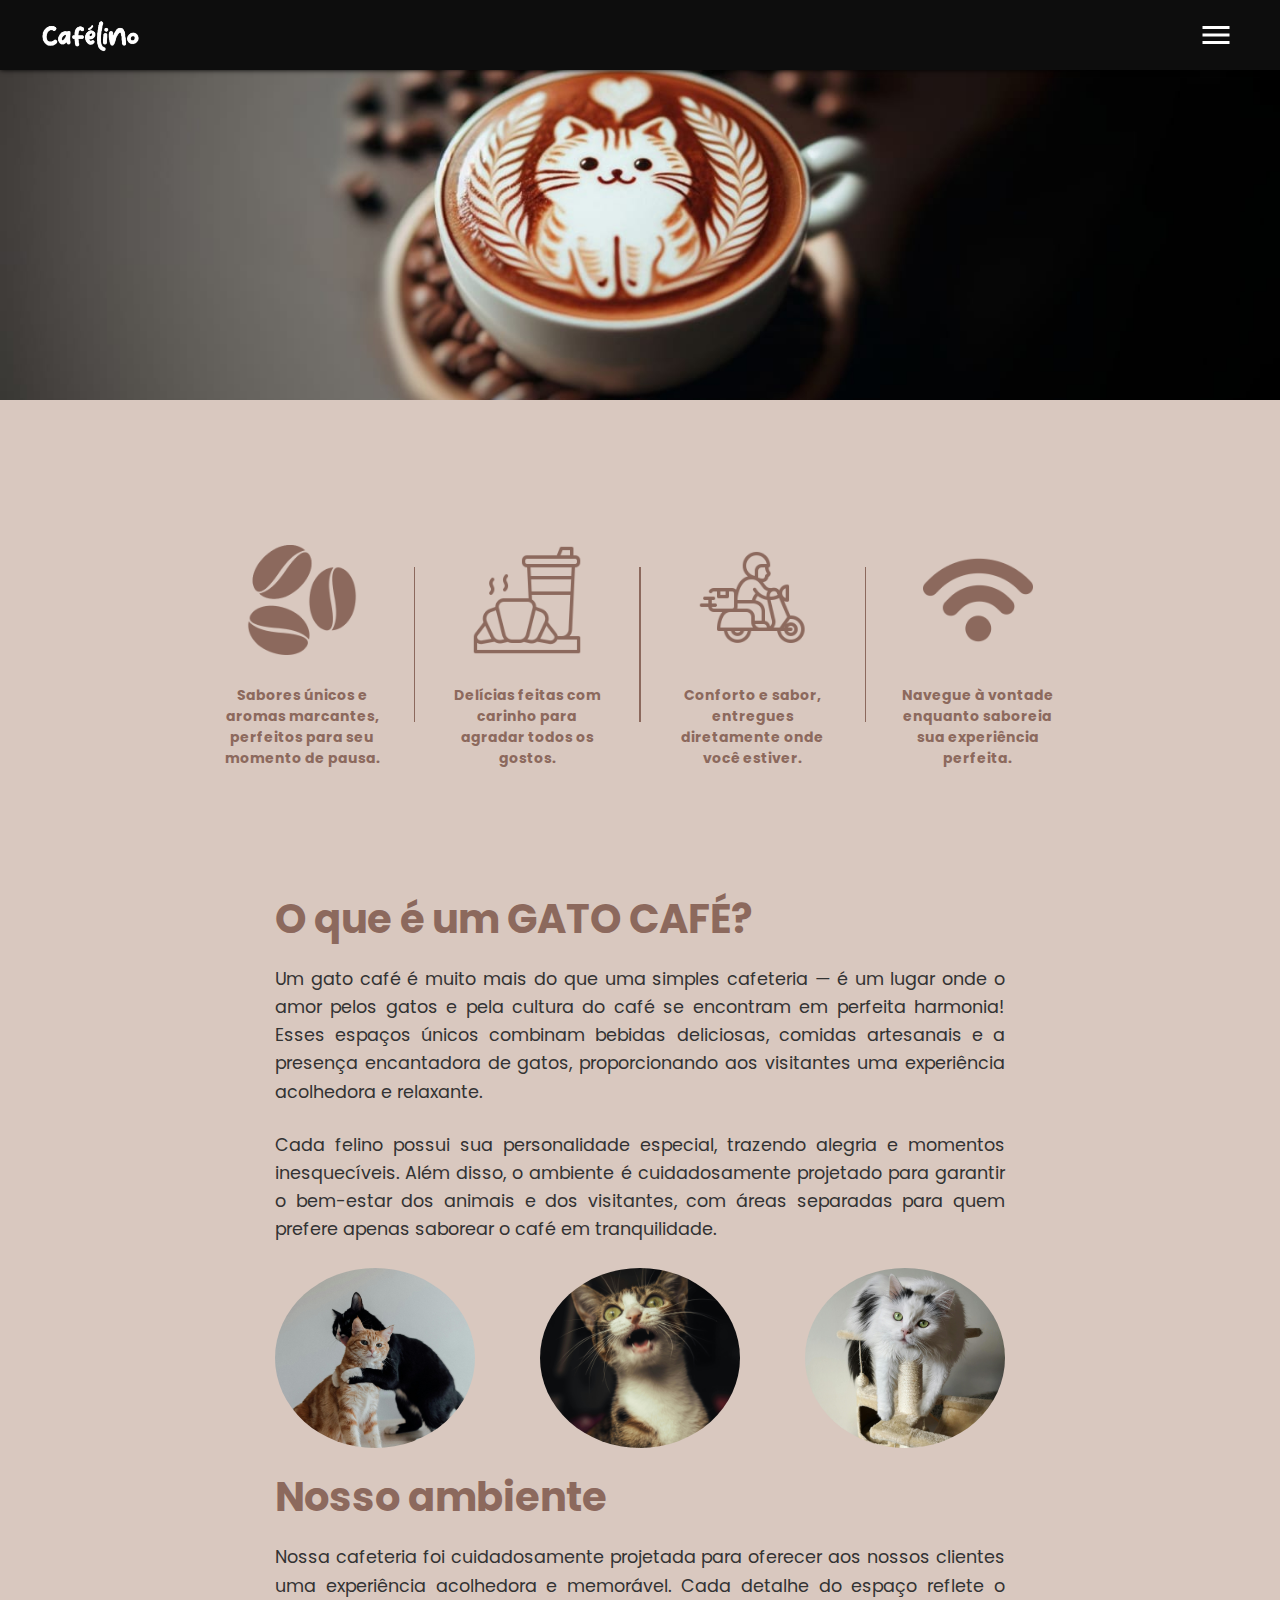
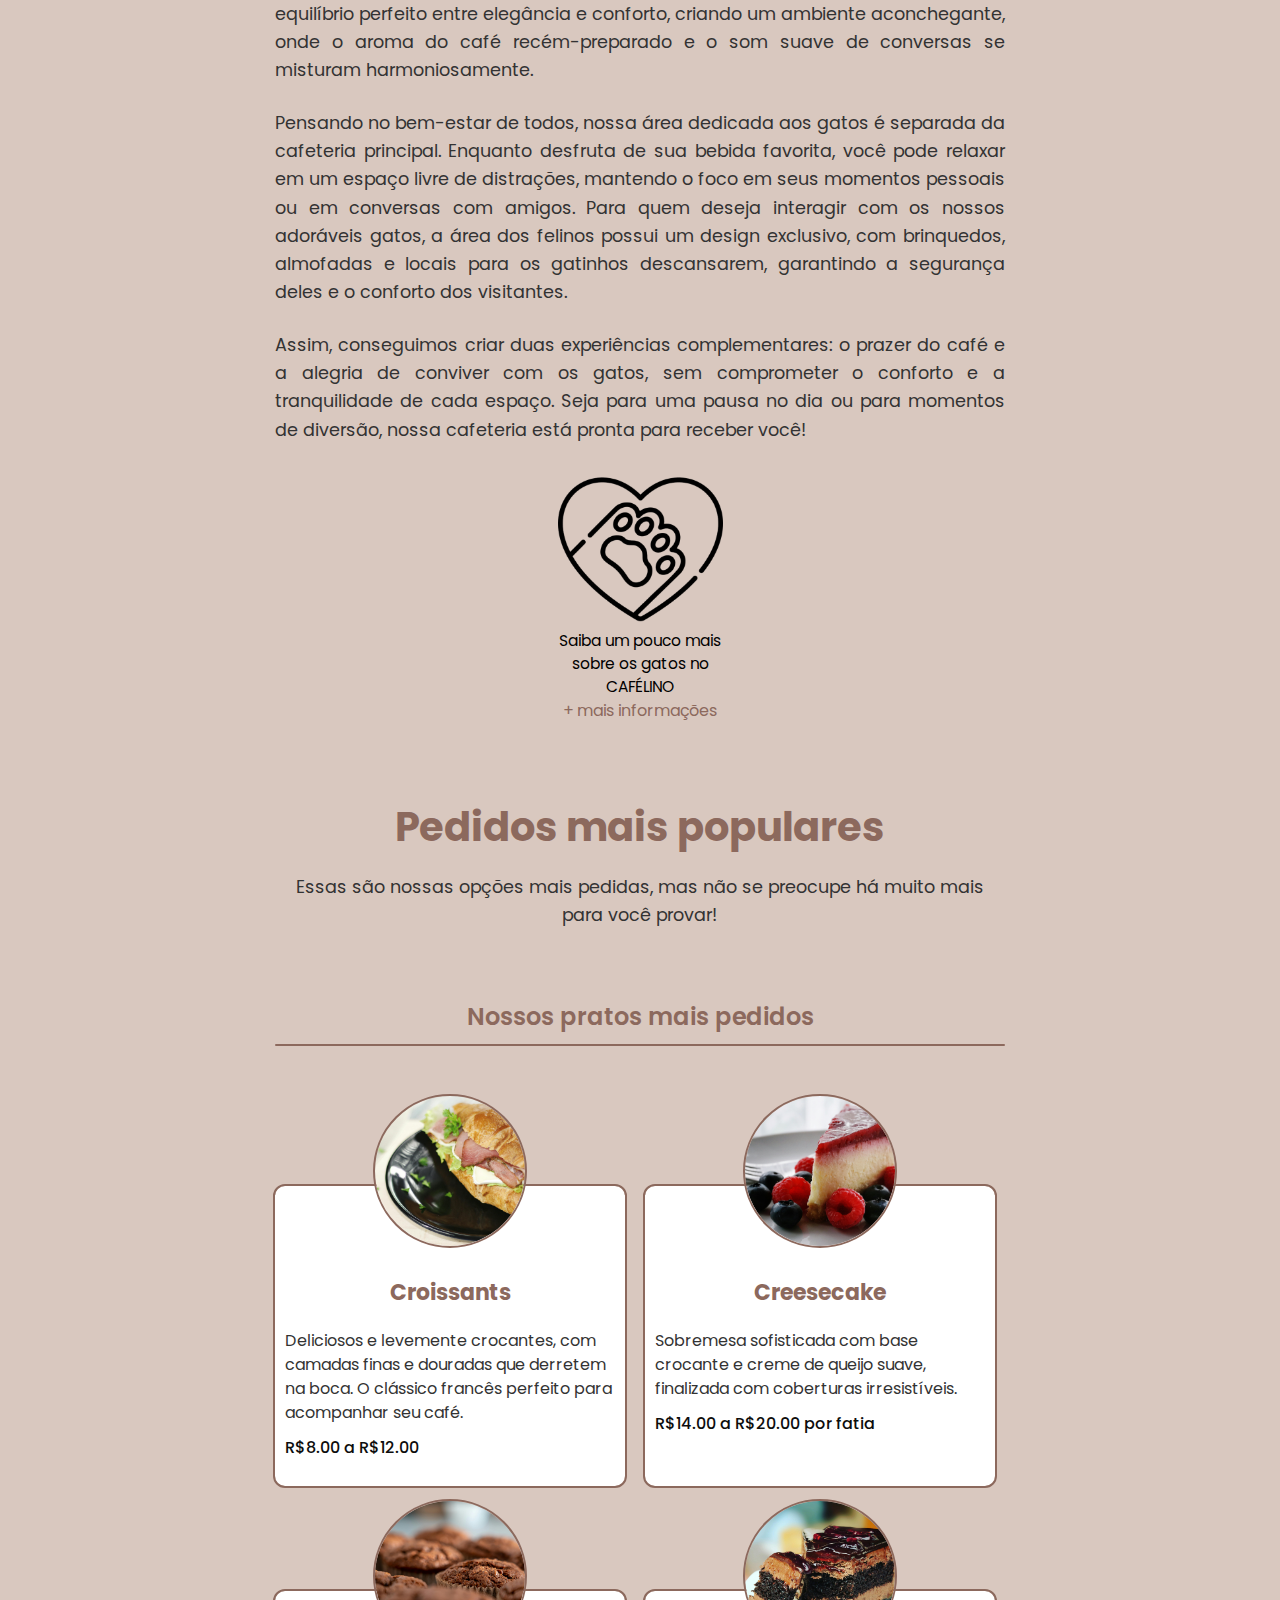
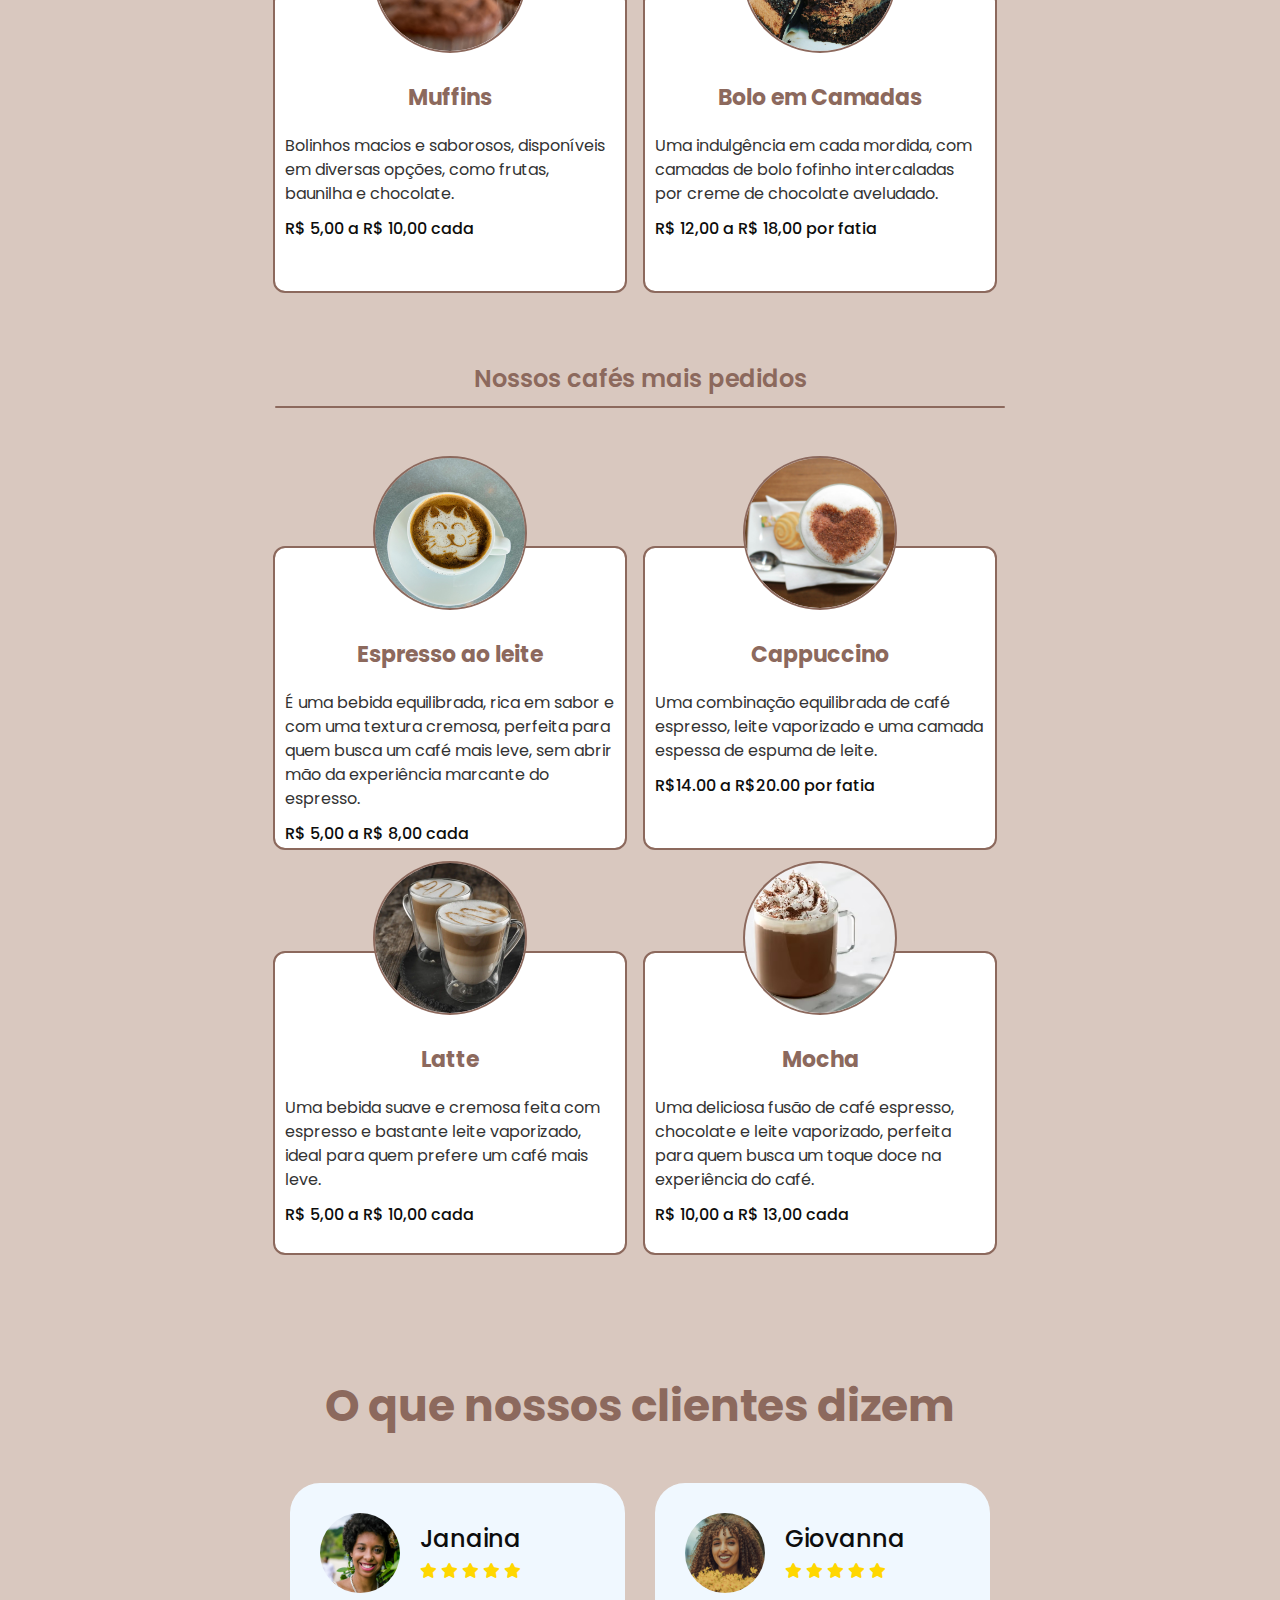
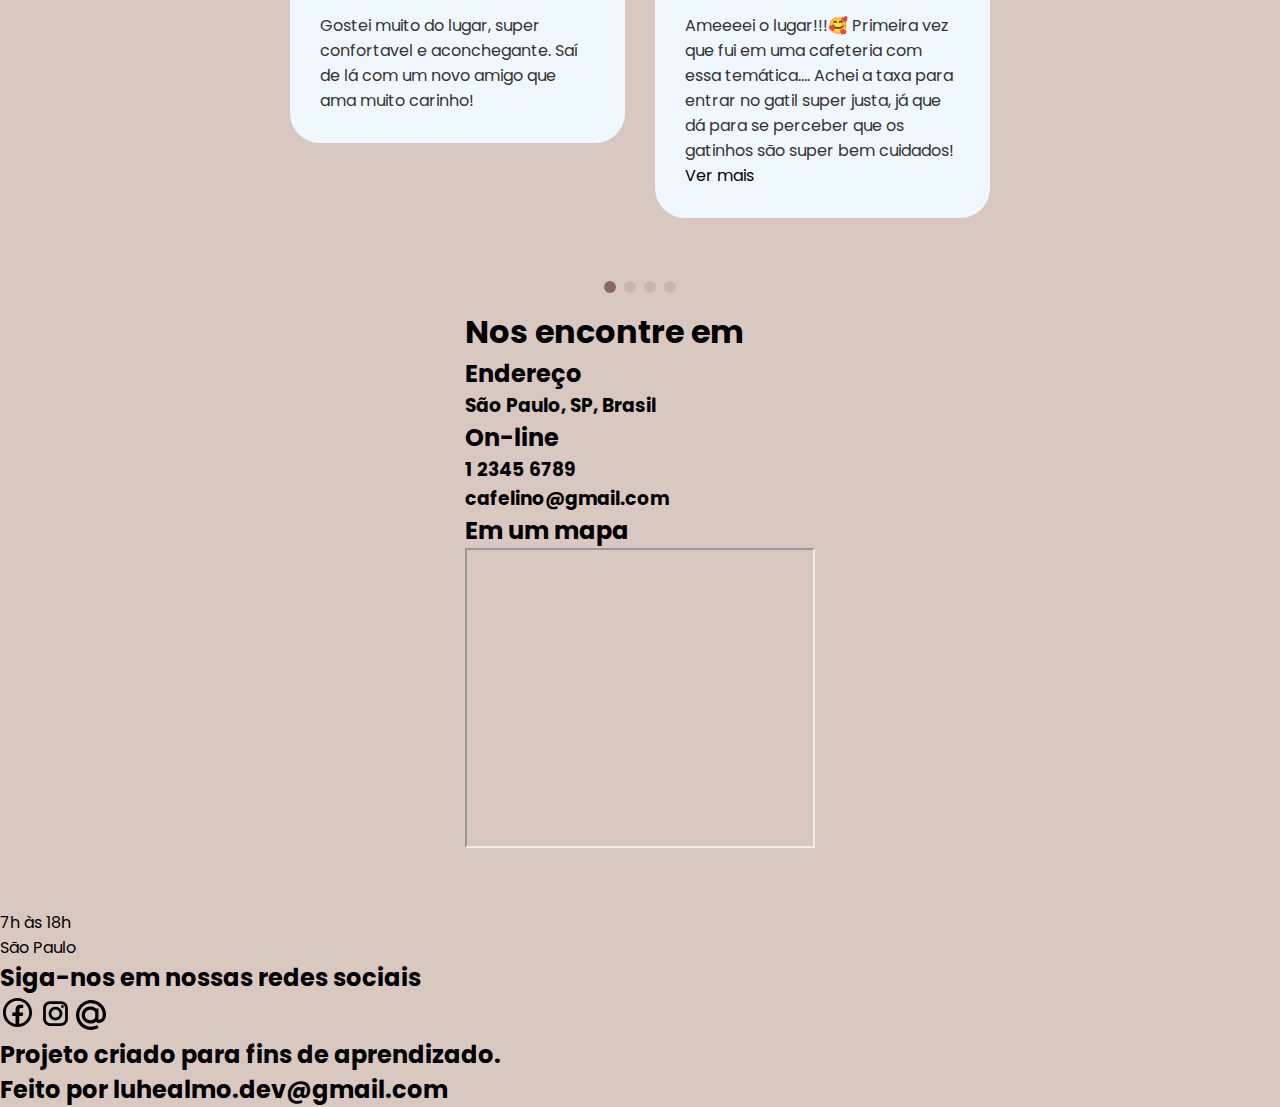
<file: index.html>
<!DOCTYPE html>
<html lang="pt-br">
<head>
    <meta charset="UTF-8">
    <meta name="viewport" content="width=device-width, initial-scale=1.0">
    <link rel="stylesheet" href="assents/imgs/style-home.css">
    <link rel="stylesheet" href="https://cdnjs.cloudflare.com/ajax/libs/font-awesome/6.4.0/css/all.min.css">
    <link rel="shortcut icon" href="assents/imgs/favicon/cat.png" type="image/x-icon">
    <link rel="stylesheet" href="https://cdn.jsdelivr.net/npm/swiper@11/swiper-bundle.min.css"/>

    <script defer src="assents/imgs/home.js"></script>
    <title>Cafélino</title>
</head>
<body>
    <section class="content-nav-sidebar">
        <header class="main-nav">
            <nav>
                <div class="nav-container">
                    <div class="logo-main"></div>
                    <ul class="sidebar">
                        <li class="nav_closed-button-icon" ><a href="#"><svg xmlns="http://www.w3.org/2000/svg" height="32px" viewBox="0 -960 960 960" width="32px" fill="undefined"><path d="m256-200-56-56 224-224-224-224 56-56 224 224 224-224 56 56-224 224 224 224-56 56-224-224-224 224Z"/></svg></a></li>
                        <li><a href="second-page/pagecats.html" target="_blank">Conheça melhor nosso gatil</a></li>
                        <li><a href="#about">O que é um gato café?</a></li>
                        <li><a href="#environment">Nosso ambiente</a></li>
                        <li><a href="#cards-menu">Nosso cardápio</a></li>
                        <li><a href="#testimonials">O que nossos clientes acham?</a></li>
                        <li><a href="#location">Localização</a></li>
                    </ul>
                    <li class="nav_menu-button-icon"><a href="#" onclick="showSidebar(event)"><svg xmlns="http://www.w3.org/2000/svg" height="36px" viewBox="0 -960 960 960" width="36px" fill="undefined"><path d="M120-240v-80h720v80H120Zm0-200v-80h720v80H120Zm0-200v-80h720v80H120Z"/></svg></a></li>  
                </div>
            </nav>
        </header>
    </section>

    <section class="banner-main">
        <div class="banner"></div>
    </section>

    <section class="elements">
        <div class="container-elements">
            <div class="elements">
                <div class="icon-coffee-bean"></div>
                <p>Sabores únicos e aromas marcantes, perfeitos para seu momento de pausa.</p>
            </div>
            <div class="line-elements"></div>
            <div class="elements">
                <div class="icon-menu"></div>
                <p>Delícias feitas com carinho para agradar todos os gostos.</p>
            </div>
            <div class="line-elements"></div>
            <div class="elements">
                <div class="icon-delivery"></div>
                <p>Conforto e sabor, entregues diretamente onde você estiver.</p>
            </div>
            <div class="line-elements"></div>
            <div class="elements">
                <div class="icon-wifi"></div>
                <p>Navegue à vontade enquanto saboreia sua experiência perfeita.</p>
            </div>
        </div>
    </section>

    <section class="content-container">
        <div class="about" id="about">
            <div class="content-text-about">
                <h1>O que é um GATO CAFÉ?</h1>
                <p>Um gato café é muito mais do que uma simples cafeteria — é um lugar onde o amor pelos gatos e pela cultura do café se encontram em perfeita harmonia! Esses espaços únicos combinam bebidas deliciosas, comidas artesanais e a presença encantadora de gatos, proporcionando aos visitantes uma experiência acolhedora e relaxante.</p>

                <p>Cada felino possui sua personalidade especial, trazendo alegria e momentos inesquecíveis. Além disso, o ambiente é cuidadosamente projetado para garantir o bem-estar dos animais e dos visitantes, com áreas separadas para quem prefere apenas saborear o café em tranquilidade.</p>
            </div>
            <div class="content-imgs-about-cats">
                <div class="img-about-cat1" title="Bento e Francisco"></div>
                <div class="img-about-cat2" title="Buck"></div>
                <div class="img-about-cat3" title="Mocotó"></div>
            </div>
            
        </div>
        <div class="environment" id="environment">
            <div class="content-text-environment">
                <h1>Nosso ambiente</h1>
                <p>Nossa cafeteria foi cuidadosamente projetada para oferecer aos nossos clientes uma experiência acolhedora e memorável. Cada detalhe do espaço reflete o equilíbrio perfeito entre elegância e conforto, criando um ambiente aconchegante, onde o aroma do café recém-preparado e o som suave de conversas se misturam harmoniosamente.</p>
            
                <p>Pensando no bem-estar de todos, nossa área dedicada aos gatos é separada da cafeteria principal. Enquanto desfruta de sua bebida favorita, você pode relaxar em um espaço livre de distrações, mantendo o foco em seus momentos pessoais ou em conversas com amigos. Para quem deseja interagir com os nossos adoráveis gatos, a área dos felinos possui um design exclusivo, com brinquedos, almofadas e locais para os gatinhos descansarem, garantindo a segurança deles e o conforto dos visitantes.</p>
            
                <p>Assim, conseguimos criar duas experiências complementares: o prazer do café e a alegria de conviver com os gatos, sem comprometer o conforto e a tranquilidade de cada espaço. Seja para uma pausa no dia ou para momentos de diversão, nossa cafeteria está pronta para receber você!</p>
            </div>
            <div class="additional-page">
                <div class="img-additional-page"></div>
                <div class="content-text-additional-page">
                    <p>Saiba um pouco mais sobre os gatos no CAFÉLINO</p>
                    <a href="second-page/pagecats.html" target="_blank">+ mais informações</a>
                </div>
            </div>
        </div>
        
        <div class="container-menu" id="cards-menu">
            <div class="container-text-menu">
                <h1>Pedidos mais populares</h1>
                <p>Essas são nossas opções mais pedidas, mas não se preocupe há muito mais para você provar!</p>
            </div>
            <div class="category">
                <div class="list-items">
                    <h3>Nossos pratos mais pedidos</h3>
                    <div class="line-menu"></div>
                    <div class="card-list">
                        <div class="card">
                            <img src="assents/imgs/cardapio/crossant.jpg" alt="Croissants">
                            <div class="food-title">
                                <h1>Croissants</h1>
                            </div>
                            <div class="desc-food">
                                <p>Deliciosos e levemente crocantes, com camadas finas e douradas que derretem na boca. O clássico francês perfeito para acompanhar seu café.</p>
                            </div>
                            <div class="price">
                                <span>R$8.00 a R$12.00</span>
                            </div>
                        </div>

                        <div class="card">
                            <img src="assents/imgs/cardapio/chesscake.jpg" alt="Creesecake">
                            <div class="food-title">
                                <h1>Creesecake</h1>
                            </div>
                            <div class="desc-food">
                                <p>Sobremesa sofisticada com base crocante e creme de queijo suave, finalizada com coberturas irresistíveis.</p>
                            </div>
                            <div class="price">
                                <span>R$14.00 a R$20.00 por fatia</span>
                            </div>
                        </div>

                        <div class="card">
                            <img src="assents/imgs/cardapio/muffins.jpg" alt="Muffins">
                            <div class="food-title">
                                <h1>Muffins</h1>
                            </div>
                            <div class="desc-food">
                                <p>Bolinhos macios e saborosos, disponíveis em diversas opções, como frutas, baunilha e chocolate.</p>
                            </div>
                            <div class="price">
                                <span>R$ 5,00 a R$ 10,00 cada
                                </span>
                            </div>
                        </div>
                        
                        <div class="card">
                            <img src="assents/imgs/cardapio/bolo_camadas.jpg" alt="Bolo em Camadas">
                            <div class="food-title">
                                <h1>Bolo em Camadas</h1>
                            </div>
                            <div class="desc-food">
                                <p>Uma indulgência em cada mordida, com camadas de bolo fofinho intercaladas por creme de chocolate aveludado.</p>
                            </div>
                            <div class="price">
                                <span>R$ 12,00 a R$ 18,00 por fatia</span>
                            </div>
                        </div>
                    </div>
                </div>

                <div class="list-items">
                    <h3>Nossos cafés mais pedidos</h3>
                    <div class="line-menu"></div>
                    <div class="card-list">
                        <div class="card">
                            <img src="assents/imgs/geral/cafe_arte.jpg" alt="Espresso ao leite">
                            <div class="food-title">
                                <h1>Espresso ao leite</h1>
                            </div>
                            <div class="desc-food">
                                <p>É uma bebida equilibrada, rica em sabor e com uma textura cremosa, perfeita para quem busca um café mais leve, sem abrir mão da experiência marcante do espresso.</p>
                            </div>
                            <div class="price">
                                <span>R$ 5,00 a R$ 8,00 cada</span>
                            </div>
                        </div>

                        <div class="card">
                            <img src="assents/imgs/cardapio/cappucino.jpg" alt="Cappuccino">
                            <div class="food-title">
                                <h1>Cappuccino</h1>
                            </div>
                            <div class="desc-food">
                                <p>Uma combinação equilibrada de café espresso, leite vaporizado e uma camada espessa de espuma de leite.</p>
                            </div>
                            <div class="price">
                                <span>R$14.00 a R$20.00 por fatia</span>
                            </div>
                        </div>

                        <div class="card">
                            <img src="assents/imgs/cardapio/latte.webp" alt="Latte">
                            <div class="food-title">
                                <h1>Latte</h1>
                            </div>
                            <div class="desc-food">
                                <p>Uma bebida suave e cremosa feita com espresso e bastante leite vaporizado, ideal para quem prefere um café mais leve.</p>
                            </div>
                            <div class="price">
                                <span>R$ 5,00 a R$ 10,00 cada
                                </span>
                            </div>
                        </div>
                        
                        <div class="card">
                            <img src="assents/imgs/cardapio/mocha.avif" alt="Mocha">
                            <div class="food-title">
                                <h1>Mocha</h1>
                            </div>
                            <div class="desc-food">
                                <p>Uma deliciosa fusão de café espresso, chocolate e leite vaporizado, perfeita para quem busca um toque doce na experiência do café.</p>
                            </div>
                            <div class="price">
                                <span>R$ 10,00 a R$ 13,00 cada</span>
                            </div>
                        </div>
                    </div>
                </div>
            </div>
        </div>
        
        <div class="container-testimonials" id="testimonials">
            <div class="testimonials">
                <div class="content-text-testimonials">
                    <h1>O que nossos clientes dizem</h1>
                </div>
                <div class="testimonials-content">
                    <div class="swiper testimonials-slider js-testimonials-slider">
                        <div class="swiper-wrapper">
                           <!--1--> 
                           <div class="swiper-slide testimonials-item">
                                <div class="info-testimonials">
                                    <img src="assents/imgs/pessoas/pexels-glauber-torquato-1161877-2219273.jpg" alt="">
                                    <div class="text-box">
                                        <h3 class="name-testimonials">Janaina</h3>
                                        <div class="rating">
                                            <i class="fa fa-star"></i>
                                            <i class="fa fa-star"></i>
                                            <i class="fa fa-star"></i>
                                            <i class="fa fa-star"></i>
                                            <i class="fa fa-star"></i>
                                        </div>
                                    </div>
                                </div>
                                <p>Gostei muito do lugar, super confortavel e aconchegante. Saí de lá com um novo amigo que ama muito carinho!</p>
                            </div>
                            <!--2-->
                            <div class="swiper-slide testimonials-item">
                                <div class="info-testimonials">
                                    <img src="assents/imgs/pessoas/pexels-lovetosmile-3002185.jpg" alt="">
                                    <div class="text-box">
                                        <h3 class="name-testimonials">Giovanna</h3>
                                        <div class="rating">
                                            <i class="fa fa-star"></i>
                                            <i class="fa fa-star"></i>
                                            <i class="fa fa-star"></i>
                                            <i class="fa fa-star"></i>
                                            <i class="fa fa-star"></i>
                                        </div>
                                    </div>
                                </div>
                                <p>Ameeeei o lugar!!!🥰 Primeira vez que fui em uma cafeteria com essa temática<span class="pontos">...</span><span class="mais">. Achei a taxa para entrar no gatil super justa, já que dá para se perceber que os gatinhos são super bem cuidados! </p>
                                
                                <a onclick="vermais(this)" class="btnVerMais">Ver mais</a>
                            </div>
                            <!--3-->
                            <div class="swiper-slide testimonials-item">
                                <div class="info-testimonials">
                                    <img src="assents/imgs/pessoas/pexels-mwabonje-1820919.jpg" alt="">
                                    <div class="text-box">
                                        <h3 class="name-testimonials">Carol</h3>
                                        <div class="rating">
                                            <i class="fa fa-star"></i>
                                            <i class="fa fa-star"></i>
                                            <i class="fa fa-star"></i>
                                            <i class="fa fa-star"></i>
                                            <i class="fa fa-star"></i>
                                        </div>
                                    </div>
                                </div>
                                <p>Trabalho ao lado e me sinto obrigada a passar na hora de almoço<span class="pontos">...</span><span class="mais"> para tomar um café e fazer carinho nos gatinhos❤️❤️❤️</p>

                                    <a onclick="vermais(this)" class="btnVerMais">Ver mais</a>
                            </div>
                            <!--4-->
                            <div class="swiper-slide testimonials-item">
                                <div class="info-testimonials">
                                    <img src="assents/imgs/pessoas/pexels-ravi-k-301762-14134502.jpg" alt="">
                                    <div class="text-box">
                                        <h3 class="name-testimonials">Ravi</h3>
                                        <div class="rating">
                                            <i class="fa fa-star"></i>
                                            <i class="fa fa-star"></i>
                                            <i class="fa fa-star"></i>
                                            <i class="fa fa-star"></i>
                                            <i class="fa fa-star"></i>
                                        </div>
                                    </div>
                                </div>
                                <p>Minha filha viu no TikTok e ficou doida para ir. Passou o caminho tentando me convencer<span class="pontos">...</span><span class="mais"> a adotar um dos gatinhos... e deu certo. Adotei a Jujuba, uma gatinha tricolor toda meiga. Me conquistou também.</p>
                                <a onclick="vermais(this)" class="btnVerMais">Ver mais</a>
                            </div>
                            <!--5-->
                            <div class="swiper-slide testimonials-item">
                                <div class="info-testimonials">
                                    <img src="assents/imgs/pessoas/pexels-spencphoto-27894407.jpg" alt="">
                                    <div class="text-box">
                                        <h3 class="name-testimonials">Lucas</h3>
                                        <div class="rating">
                                            <i class="fa fa-star"></i>
                                            <i class="fa fa-star"></i>
                                            <i class="fa fa-star"></i>
                                            <i class="fa fa-star"></i>
                                            <i class="fa fa-star"></i>
                                        </div>
                                    </div>
                                </div>
                                <p>O machiatto deles é surreal de bom, ainda mais se estiver junto com aquele<span class="pontos">...</span><span class="mais"> sanduíche de croissant. MUITO BOM. Deixo essa dica!</p>
                                <a onclick="vermais(this)" class="btnVerMais">Ver mais</a>
                            </div>
                        </div>
                    </div>
                    <div class="swiper-pagination js-testimonials-pagination"></div>
                </div>
            </div>
        </div>
        
        <div class="container-location" id="location">
            <h1>Nos encontre em</h1>
            <div class="content-location">
                <div class="information-location">
                    <div class="adress">
                        <div class="container-text-location">
                            <h2>Endereço</h2>
                        </div>
                        <div class="border-location">
                            <div class="icon-location"></div>
                            <h3>São Paulo, SP, Brasil</h3>
                        </div>
                    </div>
                    <div class="online">
                        <div class="container-text-location">
                            <h2>On-line</h2>
                        </div>
                        <div class="border-location">
                            <div class="icon-phone"></div>
                            <h3>1 2345 6789</h3>
                        </div>
                        <div class="border-location">
                            <div class="icon-email"></div>
                            <h3>cafelino@gmail.com</h3>
                        </div>
                        
                    </div>
                </div>
                <div class="iframe-location">
                    <div class="container-text-location">
                        <h2>Em um mapa</h2>
                    </div>
                    <iframe src="https://www.google.com/maps/embed?pb=!1m18!1m12!1m3!1d467690.14923311037!2d-46.925662962263466!3d-23.68206205823008!2m3!1f0!2f0!3f0!3m2!1i1024!2i768!4f13.1!3m3!1m2!1s0x94ce448183a461d1%3A0x9ba94b08ff335bae!2zU8OjbyBQYXVsbywgU1A!5e0!3m2!1spt-BR!2sbr!4v1745438949619!5m2!1spt-BR!2sbr" width="350" height="300" allowfullscreen="" loading="lazy" referrerpolicy="no-referrer-when-downgrade"></iframe>
                </div>
            </div>
        </div>

    </section>
    
        <footer class="content-footer">
            <div class="content-information_footer">
                <div class="content-logo">
                <div class="logo-footer"></div>
                <div class="img-cat"></div>
                </div>
                <div class="information-schedules-location_footer">
                    <p class="schedules">7h às 18h</p>
                    <p class="location">São Paulo</p>
                </div>
                <div class="links-social-media_footer">
                    <h2 class="text-social-media_footer">Siga-nos em nossas redes sociais</h2>
                    <div class="content-social-media">
                        <a href="#" class="facebook_footer"><svg xmlns="http://www.w3.org/2000/svg" x="0px" y="0px" width="35" height="35" viewBox="0 0 24 24">
                            <path d="M 12 2 C 6.4889971 2 2 6.4889971 2 12 C 2 17.511003 6.4889971 22 12 22 C 17.511003 22 22 17.511003 22 12 C 22 6.4889971 17.511003 2 12 2 z M 12 4 C 16.430123 4 20 7.5698774 20 12 C 20 16.014467 17.065322 19.313017 13.21875 19.898438 L 13.21875 14.384766 L 15.546875 14.384766 L 15.912109 12.019531 L 13.21875 12.019531 L 13.21875 10.726562 C 13.21875 9.7435625 13.538984 8.8710938 14.458984 8.8710938 L 15.935547 8.8710938 L 15.935547 6.8066406 C 15.675547 6.7716406 15.126844 6.6953125 14.089844 6.6953125 C 11.923844 6.6953125 10.654297 7.8393125 10.654297 10.445312 L 10.654297 12.019531 L 8.4277344 12.019531 L 8.4277344 14.384766 L 10.654297 14.384766 L 10.654297 19.878906 C 6.8702905 19.240845 4 15.970237 4 12 C 4 7.5698774 7.5698774 4 12 4 z"></path>
                            </svg></a>
                        <a href="#" class="instagram_footer"><svg xmlns="http://www.w3.org/2000/svg" x="0px" y="0px" width="33" height="33" viewBox="0 0 24 24">
                            <path d="M 8 3 C 5.243 3 3 5.243 3 8 L 3 16 C 3 18.757 5.243 21 8 21 L 16 21 C 18.757 21 21 18.757 21 16 L 21 8 C 21 5.243 18.757 3 16 3 L 8 3 z M 8 5 L 16 5 C 17.654 5 19 6.346 19 8 L 19 16 C 19 17.654 17.654 19 16 19 L 8 19 C 6.346 19 5 17.654 5 16 L 5 8 C 5 6.346 6.346 5 8 5 z M 17 6 A 1 1 0 0 0 16 7 A 1 1 0 0 0 17 8 A 1 1 0 0 0 18 7 A 1 1 0 0 0 17 6 z M 12 7 C 9.243 7 7 9.243 7 12 C 7 14.757 9.243 17 12 17 C 14.757 17 17 14.757 17 12 C 17 9.243 14.757 7 12 7 z M 12 9 C 13.654 9 15 10.346 15 12 C 15 13.654 13.654 15 12 15 C 10.346 15 9 13.654 9 12 C 9 10.346 10.346 9 12 9 z"></path>
                        </svg></a>
                        <a href="#" class="email_footer"><svg height="30px" width="30px" version="1.1" id="Capa_1" xmlns="http://www.w3.org/2000/svg" xmlns:xlink="http://www.w3.org/1999/xlink" viewBox="0 0 378.632 378.632" xml:space="preserve"><g id="SVGRepo_bgCarrier" stroke-width="0"></g><g id="SVGRepo_tracerCarrier" stroke-linecap="round" stroke-linejoin="round"></g><g id="SVGRepo_iconCarrier"> <path d="M377.406,160.981c-5.083-48.911-31.093-92.52-73.184-122.854C259.004,5.538,200.457-6.936,147.603,4.807 C97.354,15.971,53.256,48.312,26.571,93.491C-0.122,138.731-7.098,192.982,7.436,242.39c7.832,26.66,21.729,51.712,40.15,72.51 c18.594,20.972,41.904,37.722,67.472,48.459c23.579,9.888,48.628,14.797,73.653,14.797c34.128-0.001,68.115-9.121,97.949-27.098 l-21.092-35.081c-40.578,24.451-90.887,28.029-134.652,9.66c-40.283-16.96-71.759-52.383-84.211-94.761 c-11.336-38.595-5.846-81.093,15.125-116.586c20.922-35.467,55.426-60.801,94.622-69.533c41.644-9.225,87.948,0.669,123.857,26.566 c32.502,23.394,52.497,56.769,56.363,93.907c2.515,23.979,0.31,42.891-6.526,56.226c-14.487,28.192-35.526,28.36-43.873,27.132 c-0.283-0.041-0.476-0.082-0.65-0.117c-2.396-3.709-2.091-17.489-1.974-23.473c0.044-2.332,0.084-4.572,0.084-6.664v-112.06h-31.349 c-3.998-3.278-8.225-6.251-12.674-8.921c-17.076-10.159-36.858-15.552-57.255-15.552c-29.078,0-56.408,10.597-76.896,29.824 c-32.537,30.543-42.63,80.689-24.551,122.023c8.578,19.62,23.065,35.901,41.876,47.066c17.611,10.434,38.182,15.972,59.47,15.972 c24.394,0,46.819-6.735,64.858-19.492c1.915-1.342,3.813-2.79,5.626-4.233c6.431,8.805,15.811,14.4,27.464,16.114 c16.149,2.408,32.299-0.259,46.784-7.668c16.453-8.419,29.715-22.311,39.439-41.271C377.209,219.346,380.778,193.46,377.406,160.981 z M242.33,224.538c-0.891,1.283-2.229,2.907-2.961,3.803c-0.599,0.778-1.151,1.46-1.643,2.073 c-3.868,4.982-8.597,9.48-14.113,13.374c-11.26,7.943-25.152,11.964-41.257,11.964c-28.968,0-53.462-14.75-63.846-38.544 c-11.258-25.69-5.071-56.854,15.035-75.692c12.7-11.95,30.538-18.784,48.911-18.784c13.028,0,25.56,3.375,36.268,9.788 c6.831,4.072,12.861,9.337,17.9,15.719c0.497,0.613,1.082,1.322,1.724,2.094c0.952,1.135,2.812,3.438,3.981,5.092V224.538z"></path> </g></svg></a> 
                    </div>
                </div>
            </div>
            <div class="programmer">
                <h2>Projeto criado para fins de aprendizado. <br>Feito por luhealmo.dev@gmail.com</h2>
            </div>
        </footer>

    <script src="https://cdn.jsdelivr.net/npm/swiper@11/swiper-bundle.min.js"></script>
    <script>
        const swiper = new Swiper('.js-testimonials-slider', {
           gradCursor: true,
           spaceBetween: 30,
           pagination:{
            el: '.js-testimonials-pagination',
            clickable: true
           },  
           breakpoints:{
            610: { 
                slidesPerView: 1
            },
            780:{
                slidesPerView: 2
            }
           }
        });
    </script>
</body>
</html>
</file>
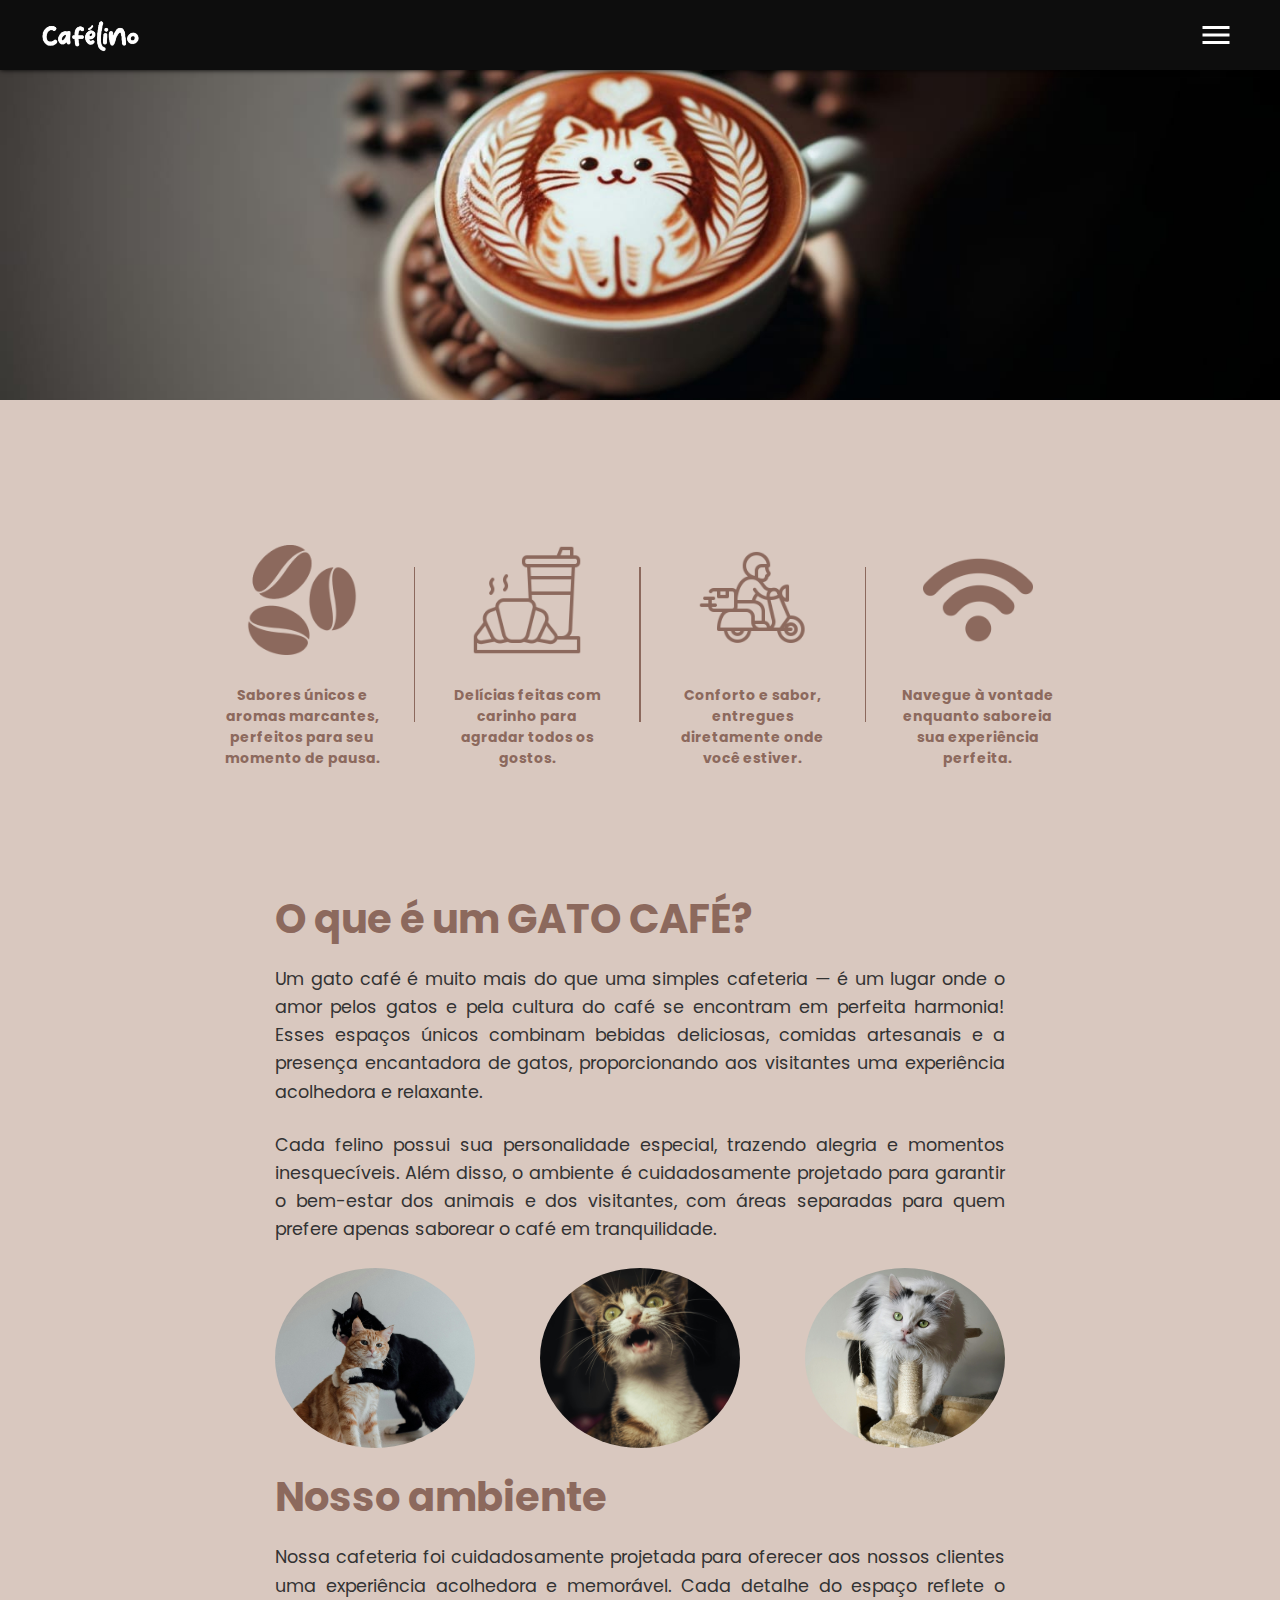
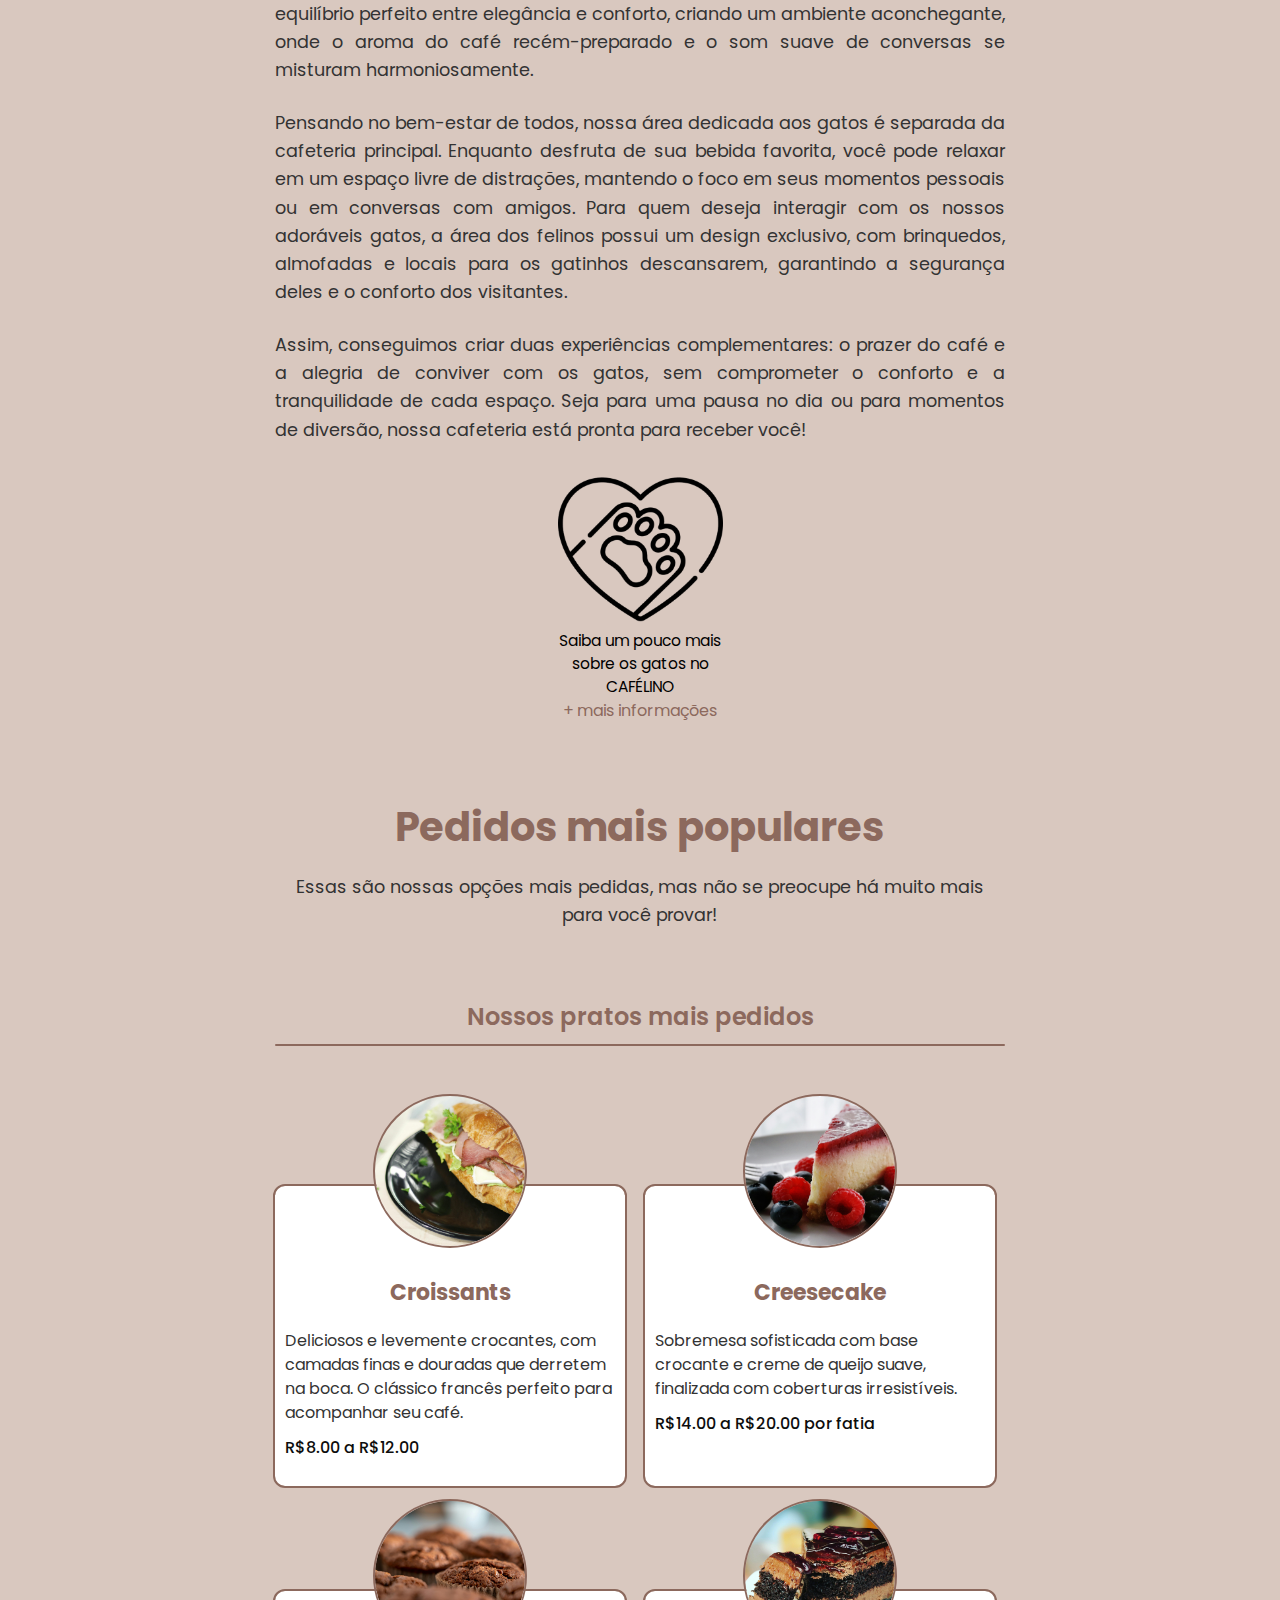
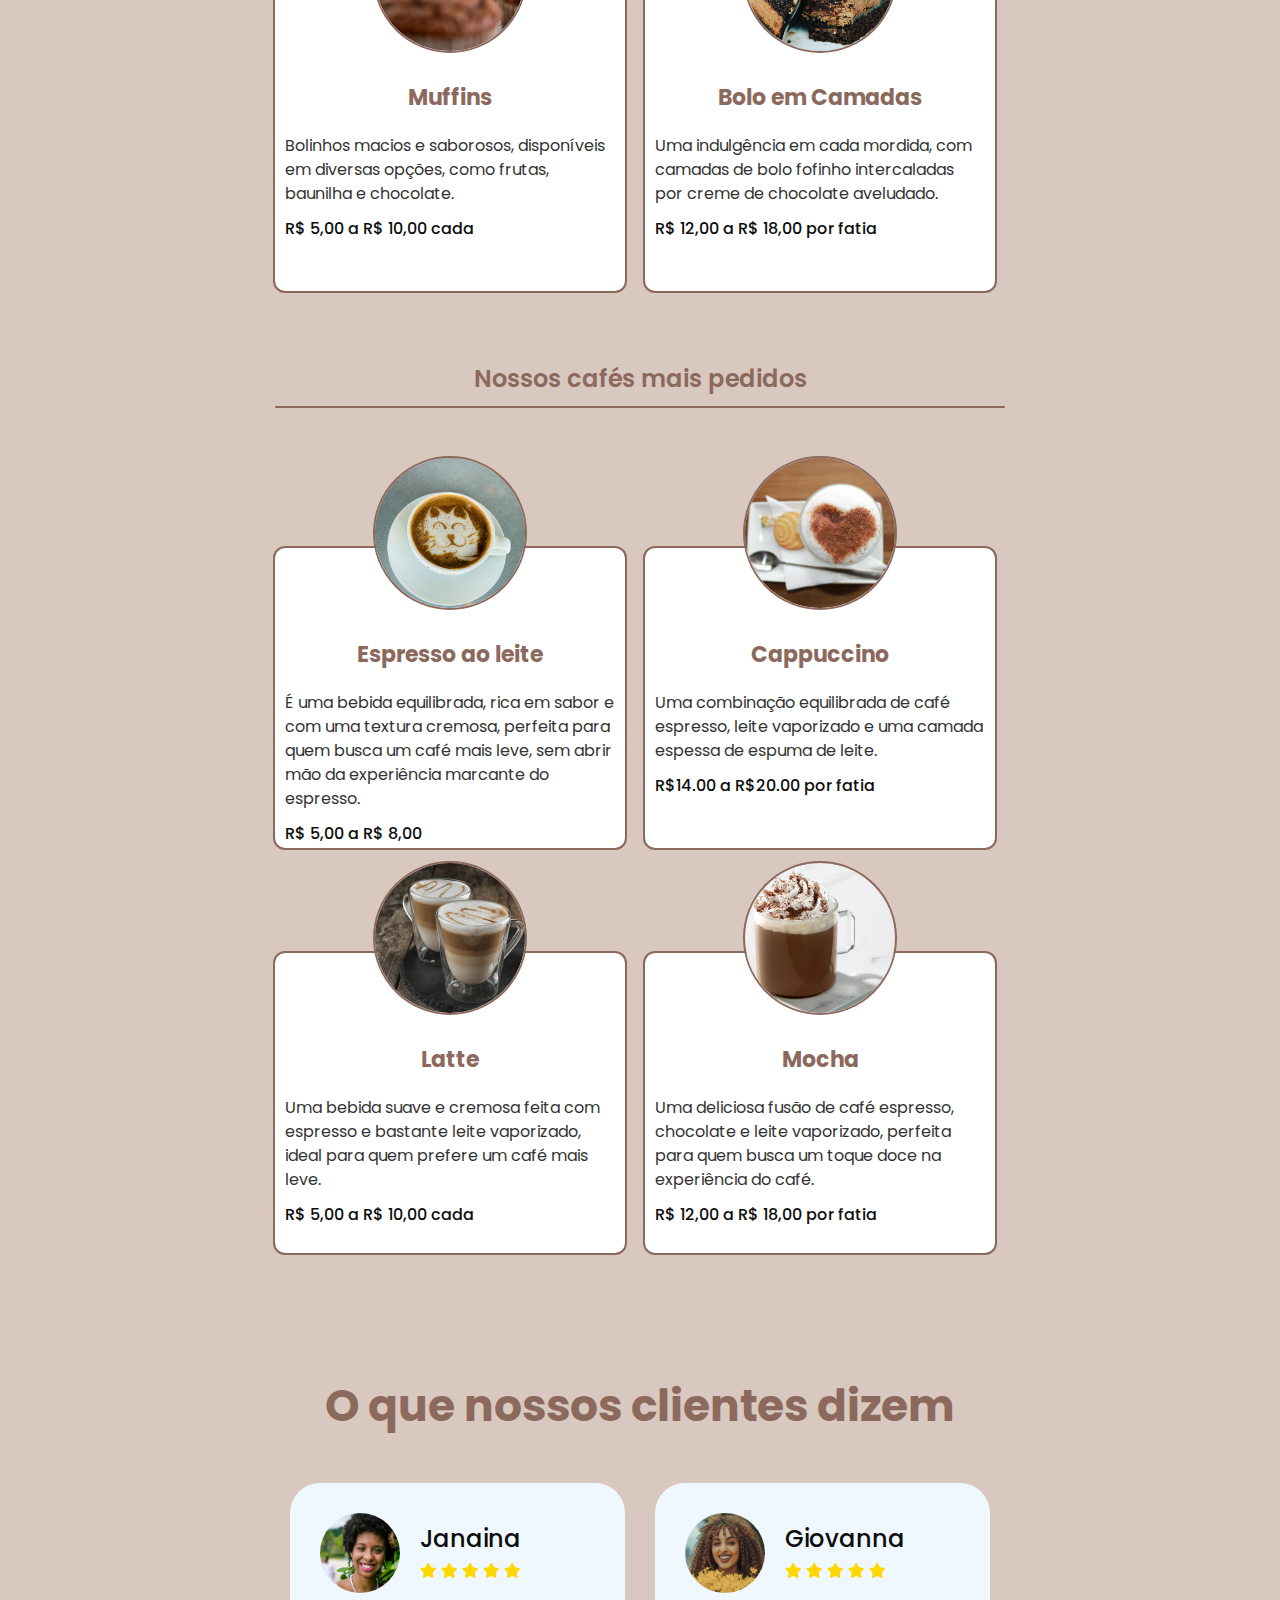
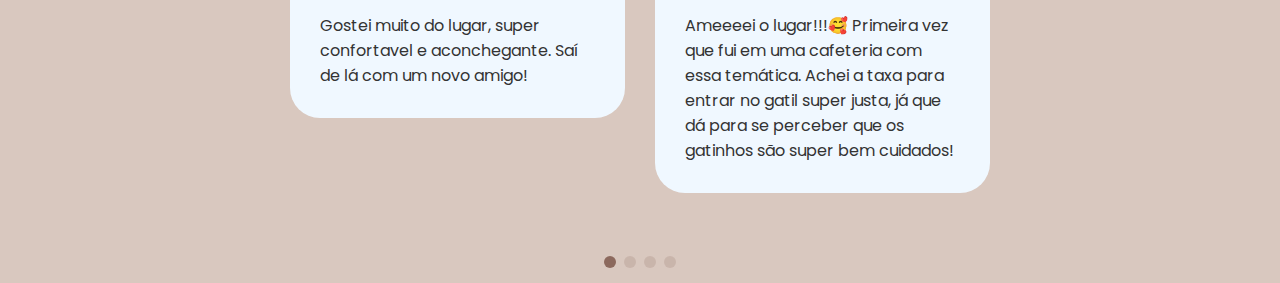
<file: home.html>
<!DOCTYPE html>
<html lang="pt-br">
<head>
    <meta charset="UTF-8">
    <meta name="viewport" content="width=device-width, initial-scale=1.0">
    <link rel="stylesheet" href="assents/imgs/style-home.css">
    <link rel="stylesheet" href="https://cdnjs.cloudflare.com/ajax/libs/font-awesome/6.4.0/css/all.min.css">
    <link rel="stylesheet" href="https://cdn.jsdelivr.net/npm/swiper@11/swiper-bundle.min.css"/>

    <script defer src="assents/imgs/home.js"></script>
    <title>Cafélino</title>
</head>
<body>
    <section class="content-nav-sidebar">
        <header class="main-nav">
            <nav>
                <div class="nav-container">
                    <div class="logo-main"></div>
                    <ul class="sidebar">
                        <li class="nav_closed-button-icon" ><a href="#"><svg xmlns="http://www.w3.org/2000/svg" height="32px" viewBox="0 -960 960 960" width="32px" fill="undefined"><path d="m256-200-56-56 224-224-224-224 56-56 224 224 224-224 56 56-224 224 224 224-56 56-224-224-224 224Z"/></svg></a></li>
                        <li><a href="#history">História</a></li>
                        <li><a href="#ideario">Ideal</a></li>
                        <li><a href="#pegagogic">Equipe</a></li>
                        <li><a href="#infrastructure">Instalações</a></li>
                        <li><a href="#FAQ-box">Dúvidas</a></li>
                        <div class="img-nav"></div>
                    </ul>
                    <li class="nav_menu-button-icon"><a href="#" onclick="showSidebar(event)"><svg xmlns="http://www.w3.org/2000/svg" height="36px" viewBox="0 -960 960 960" width="36px" fill="undefined"><path d="M120-240v-80h720v80H120Zm0-200v-80h720v80H120Zm0-200v-80h720v80H120Z"/></svg></a></li>  
                </div>
            </nav>
        </header>
    </section>

    <section class="banner-main">
        <div class="banner"></div>
    </section>

    <section class="elements">
        <div class="container-elements">
            <div class="elements">
                <div class="icon-coffee-bean"></div>
                <p>Sabores únicos e aromas marcantes, perfeitos para seu momento de pausa.</p>
            </div>
            <div class="line-elements"></div>
            <div class="elements">
                <div class="icon-menu"></div>
                <p>Delícias feitas com carinho para agradar todos os gostos.</p>
            </div>
            <div class="line-elements"></div>
            <div class="elements">
                <div class="icon-delivery"></div>
                <p>Conforto e sabor, entregues diretamente onde você estiver.</p>
            </div>
            <div class="line-elements"></div>
            <div class="elements">
                <div class="icon-wifi"></div>
                <p>Navegue à vontade enquanto saboreia sua experiência perfeita.</p>
            </div>
        </div>
    </section>

    <section class="content-container">
        <div class="about">
            <div class="content-text-about">
                <h1>O que é um GATO CAFÉ?</h1>
                <p>Um gato café é muito mais do que uma simples cafeteria — é um lugar onde o amor pelos gatos e pela cultura do café se encontram em perfeita harmonia! Esses espaços únicos combinam bebidas deliciosas, comidas artesanais e a presença encantadora de gatos, proporcionando aos visitantes uma experiência acolhedora e relaxante.</p>

                <p>Cada felino possui sua personalidade especial, trazendo alegria e momentos inesquecíveis. Além disso, o ambiente é cuidadosamente projetado para garantir o bem-estar dos animais e dos visitantes, com áreas separadas para quem prefere apenas saborear o café em tranquilidade.</p>
            </div>
            <div class="content-imgs-about-cats">
                <div class="img-about-cat1" title="Bento e Francisco"></div>
                <div class="img-about-cat2" title="Buck"></div>
                <div class="img-about-cat3" title="Mocotó"></div>
            </div>
            
        </div>
        <div class="environment">
            <div class="content-text-environment">
                <h1>Nosso ambiente</h1>
                <p>Nossa cafeteria foi cuidadosamente projetada para oferecer aos nossos clientes uma experiência acolhedora e memorável. Cada detalhe do espaço reflete o equilíbrio perfeito entre elegância e conforto, criando um ambiente aconchegante, onde o aroma do café recém-preparado e o som suave de conversas se misturam harmoniosamente.</p>
            
                <p>Pensando no bem-estar de todos, nossa área dedicada aos gatos é separada da cafeteria principal. Enquanto desfruta de sua bebida favorita, você pode relaxar em um espaço livre de distrações, mantendo o foco em seus momentos pessoais ou em conversas com amigos. Para quem deseja interagir com os nossos adoráveis gatos, a área dos felinos possui um design exclusivo, com brinquedos, almofadas e locais para os gatinhos descansarem, garantindo a segurança deles e o conforto dos visitantes.</p>
            
                <p>Assim, conseguimos criar duas experiências complementares: o prazer do café e a alegria de conviver com os gatos, sem comprometer o conforto e a tranquilidade de cada espaço. Seja para uma pausa no dia ou para momentos de diversão, nossa cafeteria está pronta para receber você!</p>
            </div>
            <div class="additional-page">
                <div class="img-additional-page"></div>
                <div class="content-text-additional-page">
                    <p>Saiba um pouco mais sobre os gatos no CAFÉLINO</p>
                    <a href="#" target="_blank">+ mais informações</a>
                </div>
            </div>
        </div>
        
        <div class="container-menu">
            <div class="container-text-menu">
                <h1>Pedidos mais populares</h1>
                <p>Essas são nossas opções mais pedidas, mas não se preocupe há muito mais para você provar!</p>
            </div>
            <div class="category">
                <div class="list-items">
                    <h3>Nossos pratos mais pedidos</h3>
                    <div class="line-menu"></div>
                    <div class="card-list">
                        <div class="card">
                            <img src="assents/imgs/cardapio/crossant.jpg" alt="Croissants">
                            <div class="food-title">
                                <h1>Croissants</h1>
                            </div>
                            <div class="desc-food">
                                <p>Deliciosos e levemente crocantes, com camadas finas e douradas que derretem na boca. O clássico francês perfeito para acompanhar seu café.</p>
                            </div>
                            <div class="price">
                                <span>R$8.00 a R$12.00</span>
                            </div>
                        </div>

                        <div class="card">
                            <img src="assents/imgs/cardapio/chesscake.jpg" alt="Creesecake">
                            <div class="food-title">
                                <h1>Creesecake</h1>
                            </div>
                            <div class="desc-food">
                                <p>Sobremesa sofisticada com base crocante e creme de queijo suave, finalizada com coberturas irresistíveis.</p>
                            </div>
                            <div class="price">
                                <span>R$14.00 a R$20.00 por fatia</span>
                            </div>
                        </div>

                        <div class="card">
                            <img src="assents/imgs/cardapio/muffins.jpg" alt="Muffins">
                            <div class="food-title">
                                <h1>Muffins</h1>
                            </div>
                            <div class="desc-food">
                                <p>Bolinhos macios e saborosos, disponíveis em diversas opções, como frutas, baunilha e chocolate.</p>
                            </div>
                            <div class="price">
                                <span>R$ 5,00 a R$ 10,00 cada
                                </span>
                            </div>
                        </div>
                        
                        <div class="card">
                            <img src="assents/imgs/cardapio/bolo_camadas.jpg" alt="Bolo em Camadas">
                            <div class="food-title">
                                <h1>Bolo em Camadas</h1>
                            </div>
                            <div class="desc-food">
                                <p>Uma indulgência em cada mordida, com camadas de bolo fofinho intercaladas por creme de chocolate aveludado.</p>
                            </div>
                            <div class="price">
                                <span>R$ 12,00 a R$ 18,00 por fatia</span>
                            </div>
                        </div>
                    </div>
                </div>

                <div class="list-items">
                    <h3>Nossos cafés mais pedidos</h3>
                    <div class="line-menu"></div>
                    <div class="card-list">
                        <div class="card">
                            <img src="assents/imgs/geral/cafe_arte.jpg" alt="Espresso ao leite">
                            <div class="food-title">
                                <h1>Espresso ao leite</h1>
                            </div>
                            <div class="desc-food">
                                <p>É uma bebida equilibrada, rica em sabor e com uma textura cremosa, perfeita para quem busca um café mais leve, sem abrir mão da experiência marcante do espresso.</p>
                            </div>
                            <div class="price">
                                <span>R$ 5,00 a R$ 8,00</span>
                            </div>
                        </div>

                        <div class="card">
                            <img src="assents/imgs/cardapio/cappucino.jpg" alt="Cappuccino">
                            <div class="food-title">
                                <h1>Cappuccino</h1>
                            </div>
                            <div class="desc-food">
                                <p>Uma combinação equilibrada de café espresso, leite vaporizado e uma camada espessa de espuma de leite.</p>
                            </div>
                            <div class="price">
                                <span>R$14.00 a R$20.00 por fatia</span>
                            </div>
                        </div>

                        <div class="card">
                            <img src="assents/imgs/cardapio/latte.webp" alt="Latte">
                            <div class="food-title">
                                <h1>Latte</h1>
                            </div>
                            <div class="desc-food">
                                <p>Uma bebida suave e cremosa feita com espresso e bastante leite vaporizado, ideal para quem prefere um café mais leve.</p>
                            </div>
                            <div class="price">
                                <span>R$ 5,00 a R$ 10,00 cada
                                </span>
                            </div>
                        </div>
                        
                        <div class="card">
                            <img src="assents/imgs/cardapio/mocha.avif" alt="Mocha">
                            <div class="food-title">
                                <h1>Mocha</h1>
                            </div>
                            <div class="desc-food">
                                <p>Uma deliciosa fusão de café espresso, chocolate e leite vaporizado, perfeita para quem busca um toque doce na experiência do café.</p>
                            </div>
                            <div class="price">
                                <span>R$ 12,00 a R$ 18,00 por fatia</span>
                            </div>
                        </div>
                    </div>
                </div>
            </div>
        </div>
        
        <div class="container-testimonials">
            <div class="testimonials">
                <div class="content-text-testimonials">
                    <h1>O que nossos clientes dizem</h1>
                </div>
                <div class="testimonials-content">
                    <div class="swiper testimonials-slider js-testimonials-slider">
                        <div class="swiper-wrapper">
                           <!--1--> 
                           <div class="swiper-slide testimonials-item">
                                <div class="info-testimonials">
                                    <img src="assents/imgs/pessoas/pexels-glauber-torquato-1161877-2219273.jpg" alt="">
                                    <div class="text-box">
                                        <h3 class="name-testimonials">Janaina</h3>
                                        <div class="rating">
                                            <i class="fa fa-star"></i>
                                            <i class="fa fa-star"></i>
                                            <i class="fa fa-star"></i>
                                            <i class="fa fa-star"></i>
                                            <i class="fa fa-star"></i>
                                        </div>
                                    </div>
                                </div>
                                <p>Gostei muito do lugar, super confortavel e aconchegante. Saí de lá com um novo amigo!</p>
                            </div>
                            <!--2-->
                            <div class="swiper-slide testimonials-item">
                                <div class="info-testimonials">
                                    <img src="assents/imgs/pessoas/pexels-lovetosmile-3002185.jpg" alt="">
                                    <div class="text-box">
                                        <h3 class="name-testimonials">Giovanna</h3>
                                        <div class="rating">
                                            <i class="fa fa-star"></i>
                                            <i class="fa fa-star"></i>
                                            <i class="fa fa-star"></i>
                                            <i class="fa fa-star"></i>
                                            <i class="fa fa-star"></i>
                                        </div>
                                    </div>
                                </div>
                                <p>Ameeeei o lugar!!!🥰 Primeira vez que fui em uma cafeteria com essa temática. Achei a taxa para entrar no gatil super justa, já que dá para se perceber que os gatinhos são super bem cuidados! </p>
                            </div>
                            <!--3-->
                            <div class="swiper-slide testimonials-item">
                                <div class="info-testimonials">
                                    <img src="assents/imgs/pessoas/pexels-mwabonje-1820919.jpg" alt="">
                                    <div class="text-box">
                                        <h3 class="name-testimonials">Carol</h3>
                                        <div class="rating">
                                            <i class="fa fa-star"></i>
                                            <i class="fa fa-star"></i>
                                            <i class="fa fa-star"></i>
                                            <i class="fa fa-star"></i>
                                            <i class="fa fa-star"></i>
                                        </div>
                                    </div>
                                </div>
                                <p>Trabalho ao lado e me sinto obrigada a passar na hora de almoço para tomar um café e fazer carinho nos gatinhos❤️❤️❤️</p>
                            </div>
                            <!--4-->
                            <div class="swiper-slide testimonials-item">
                                <div class="info-testimonials">
                                    <img src="assents/imgs/pessoas/pexels-ravi-k-301762-14134502.jpg" alt="">
                                    <div class="text-box">
                                        <h3 class="name-testimonials">Ravi</h3>
                                        <div class="rating">
                                            <i class="fa fa-star"></i>
                                            <i class="fa fa-star"></i>
                                            <i class="fa fa-star"></i>
                                            <i class="fa fa-star"></i>
                                            <i class="fa fa-star"></i>
                                        </div>
                                    </div>
                                </div>
                                <p>Minha filha viu no TikTok e ficou doida para ir. Passou o caminho tentando me conversei a adotar um dos gatinhos... e deu certo. Adotei a Jujuba, uma gatinha tricolor toda meiga. Me conquistou também.</p>
                            </div>
                            <!--5-->
                            <div class="swiper-slide testimonials-item">
                                <div class="info-testimonials">
                                    <img src="assents/imgs/pessoas/pexels-spencphoto-27894407.jpg" alt="">
                                    <div class="text-box">
                                        <h3 class="name-testimonials">Lucas</h3>
                                        <div class="rating">
                                            <i class="fa fa-star"></i>
                                            <i class="fa fa-star"></i>
                                            <i class="fa fa-star"></i>
                                            <i class="fa fa-star"></i>
                                            <i class="fa fa-star"></i>
                                        </div>
                                    </div>
                                </div>
                                <p>O machiatto deles é surreal de bom, ainda mais se estiver junto com aquele sanduíche de croissant. MUITO BOM. Deixo essa dica!</p>
                            </div>
                        </div>
                    </div>
                    <div class="swiper-pagination js-testimonials-pagination"></div>
                </div>
            </div>
        </div>
        



        <!--fazer depois
        

        localização

        footer
            redes sociais

        pagina falando dos gatos especificamente
            ambiente
                regras de convivencia
                taxa de entrada
            
            adoção

            seção de duvidas frequentes

            footer
                redes sociais
        -->

    </section>
    <script src="https://cdn.jsdelivr.net/npm/swiper@11/swiper-bundle.min.js"></script>
    <script>
        const swiper = new Swiper('.js-testimonials-slider', {
           gradCursor: true,
           spaceBetween: 30,
           pagination:{
            el: '.js-testimonials-pagination',
            clickable: true
           },
           breakpoints:{
            610: { 
                slidesPerView: 1
            },
            780:{
                slidesPerView: 2
            }
           }
        });
    </script>
</body>
</html>
</file>
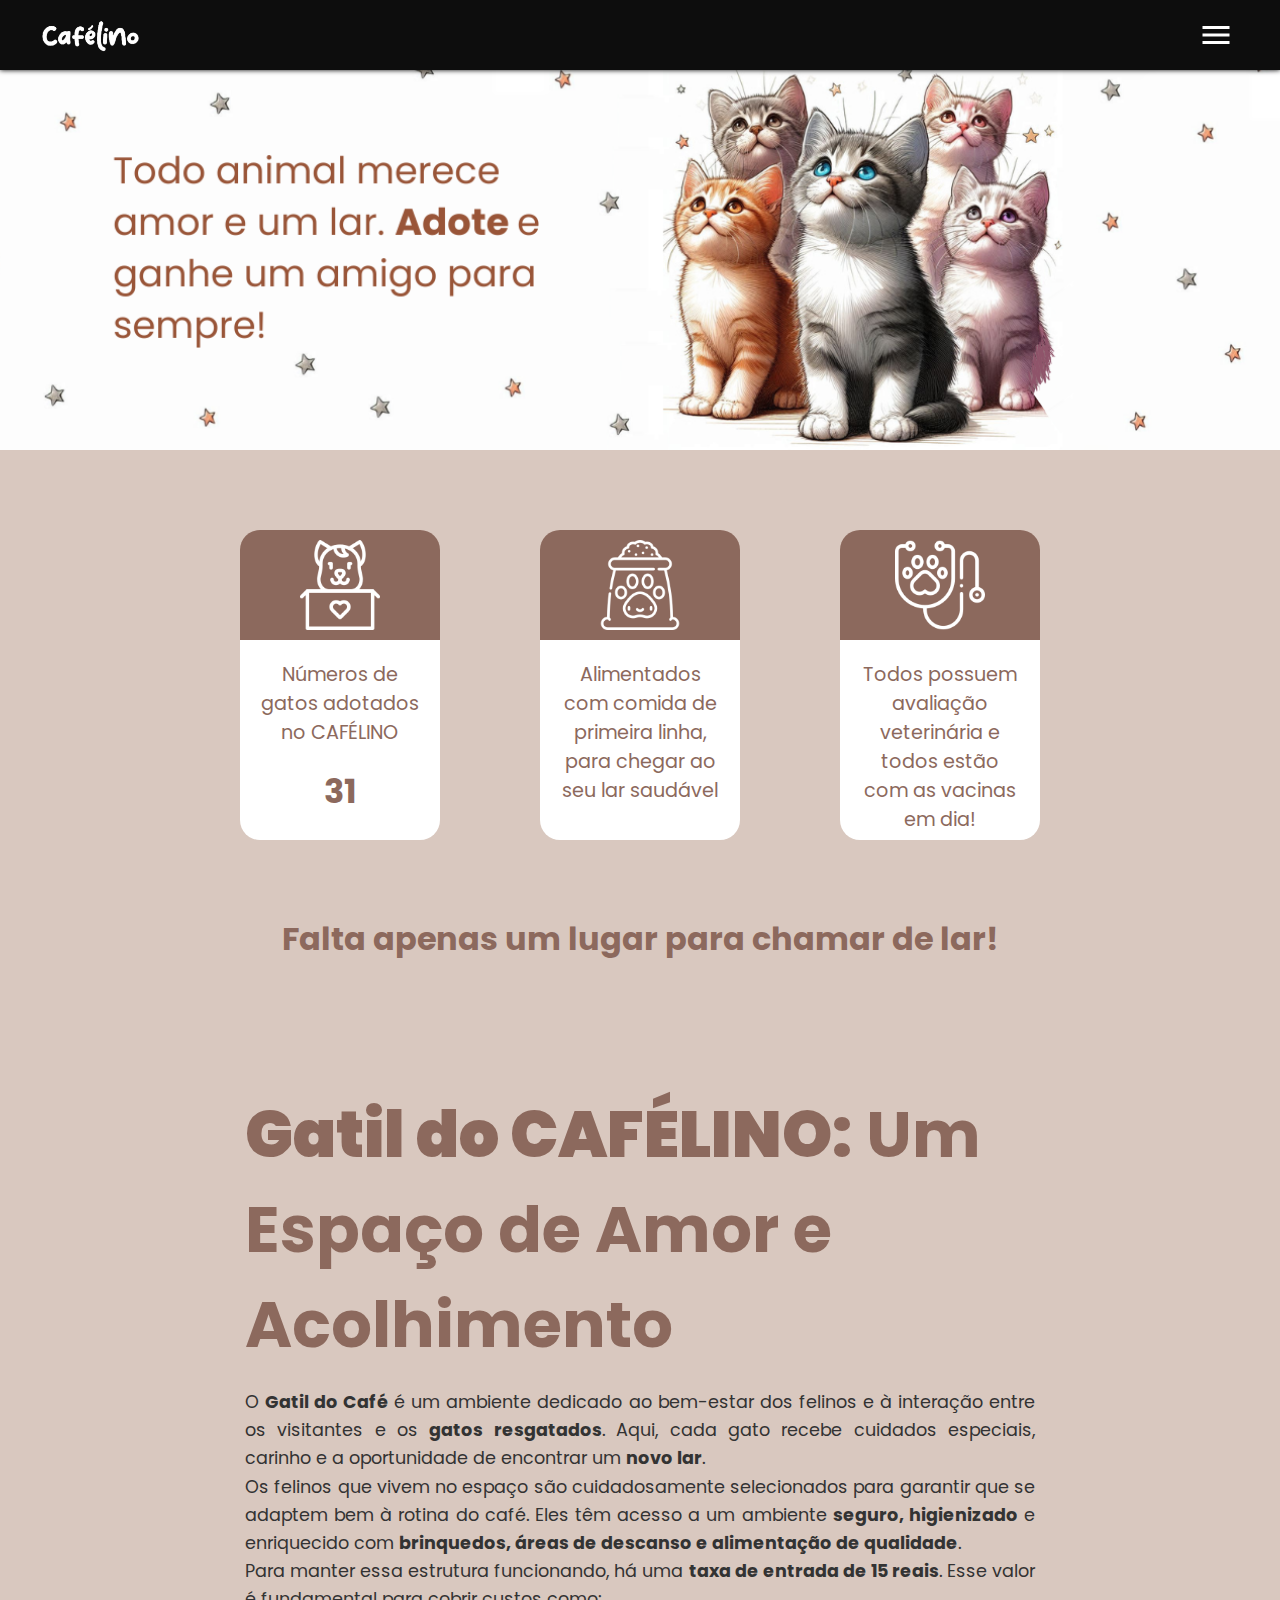
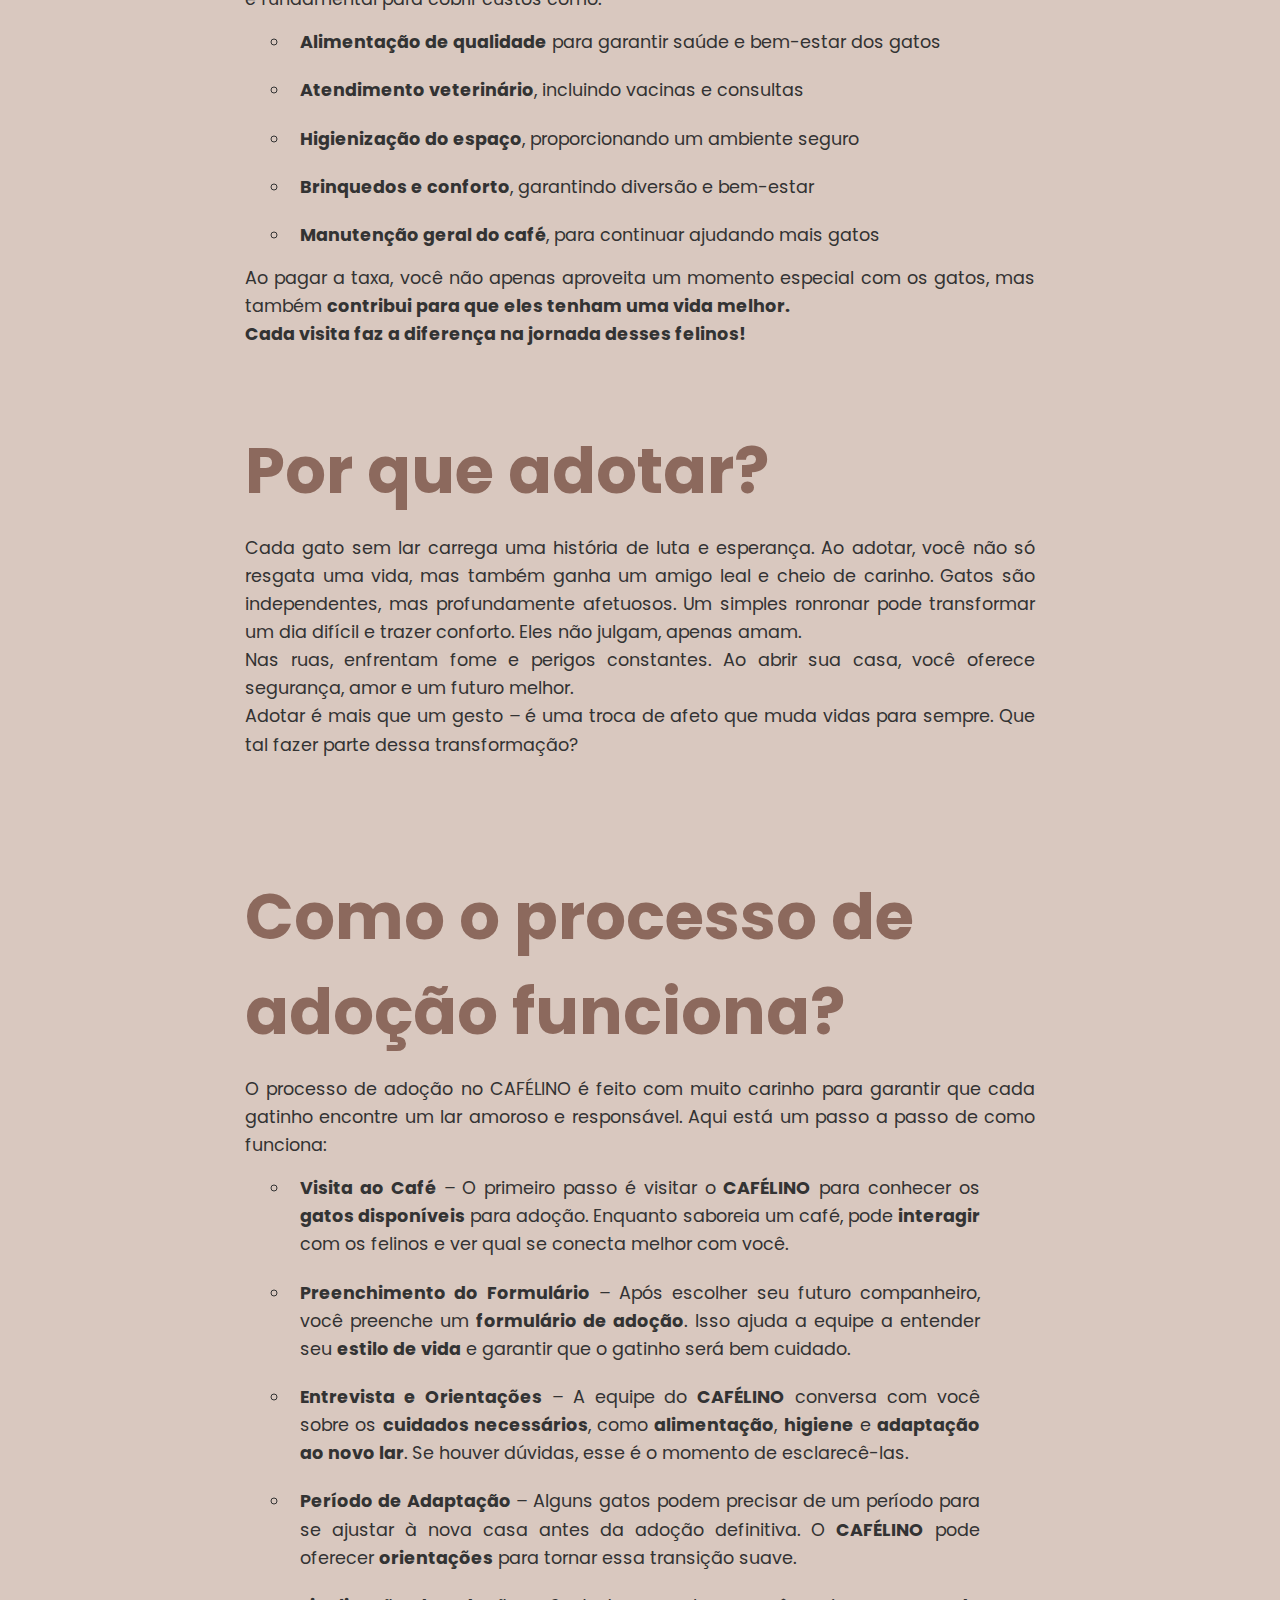
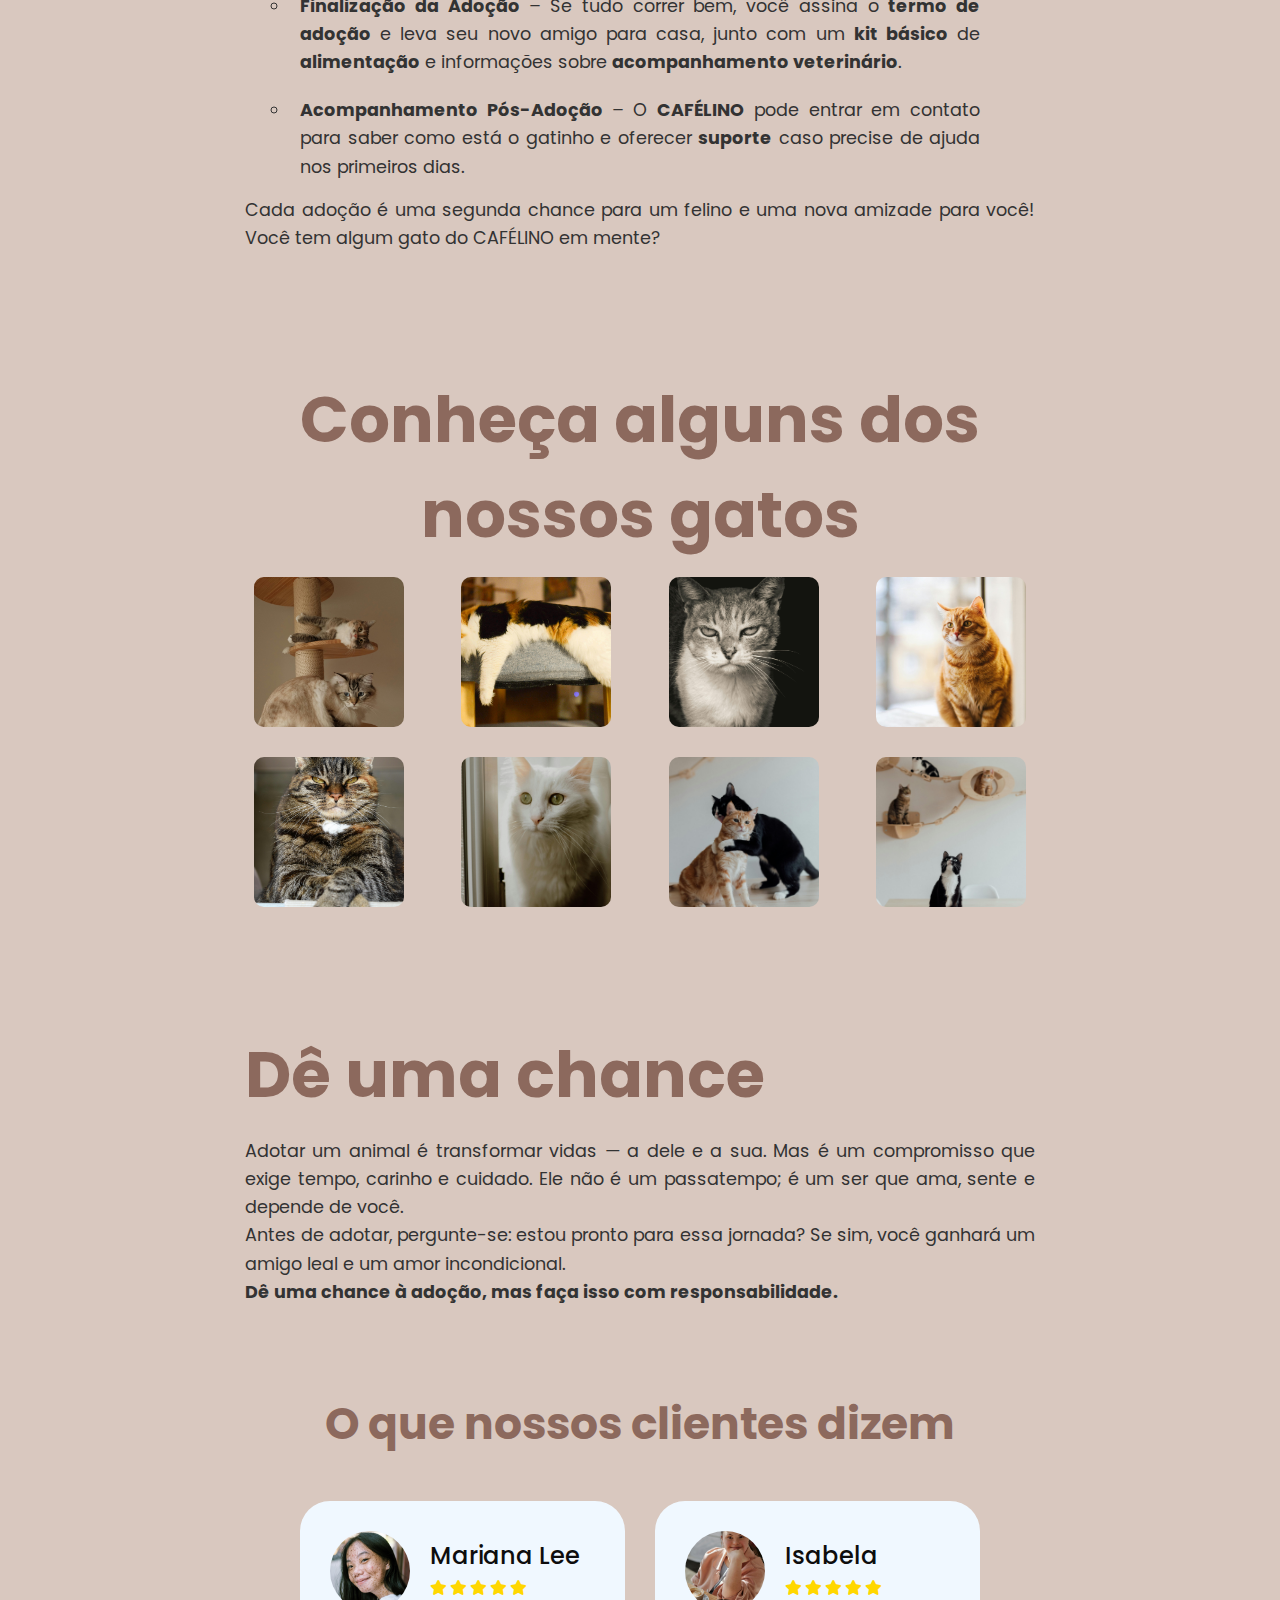
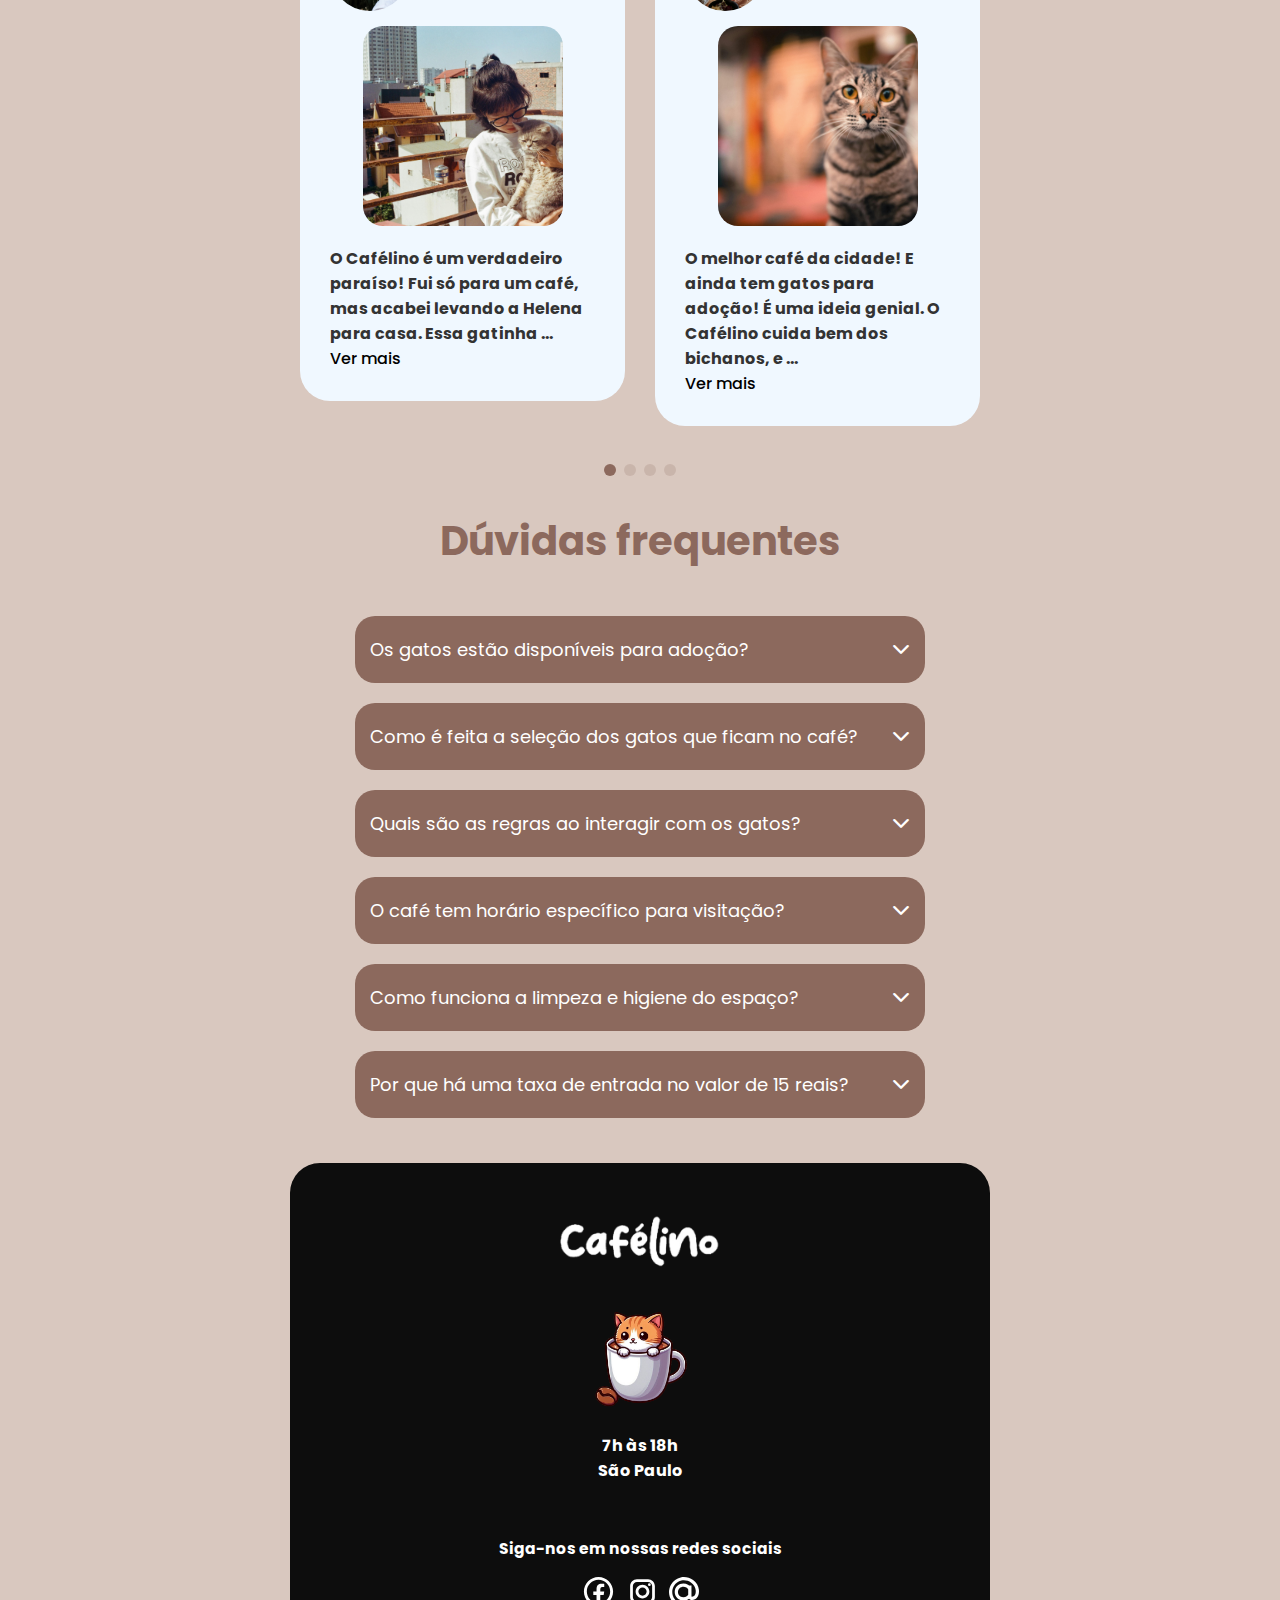
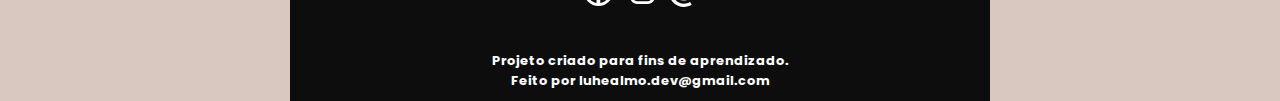
<file: second-page/pagecats.html>
<!DOCTYPE html>
<html lang="en">
<head>
    <meta charset="UTF-8">
    <meta name="viewport" content="width=device-width, initial-scale=1.0">
    <link rel="stylesheet" href="assents/style-cats.css">
    <link rel="stylesheet" href="https://cdnjs.cloudflare.com/ajax/libs/font-awesome/6.4.0/css/all.min.css">
    <link rel="shortcut icon" href="assents/img/favicon/cat.png" type="image/x-icon">
    <link rel="stylesheet" href="https://cdn.jsdelivr.net/npm/swiper@11/swiper-bundle.min.css"/>

    
    <title>Área do Gatil</title>
</head>
<body>
    <!--
    PARA FAZER AMANHÃ

    arrumar o menu, colocar os temas certos e ids nos temas

    arrumar a responsividade

    -->
    <section class="content-nav-sidebar">
        <header class="main-nav">
            <nav>
                <div class="nav-container">
                    <div class="logo-main"></div>
                    <ul class="sidebar">
                        <li class="nav_closed-button-icon" ><a href="#"><svg xmlns="http://www.w3.org/2000/svg" height="32px" viewBox="0 -960 960 960" width="32px" fill="undefined"><path d="m256-200-56-56 224-224-224-224 56-56 224 224 224-224 56 56-224 224 224 224-56 56-224-224-224 224Z"/></svg></a></li>
                        <li><a href="../index.html" target="_blank">Página Principal</a></li>
                        <li><a href="#cattery">Nosso Gatil</a></li>
                        <li><a href="#adoption">Por que adotar?</a></li>
                        <li><a href="#words">Processo de adoção</a></li>
                        <li><a href="#galery">Galeria</a></li>
                        <li><a href="#chance">Dê uma chance</a></li>
                        <li><a href="#testimonials">O que nossos clientes acham?</a></li>
                        <li><a href="#FAQ-box">Dúvidas frequentes</a></li>
                    </ul>
                    <li class="nav_menu-button-icon"><a href="#" onclick="showSidebar(event)"><svg xmlns="http://www.w3.org/2000/svg" height="36px" viewBox="0 -960 960 960" width="36px" fill="undefined"><path d="M120-240v-80h720v80H120Zm0-200v-80h720v80H120Zm0-200v-80h720v80H120Z"/></svg></a></li>  
                </div>
            </nav>
        </header>
    </section>

    <section class="banner-main">
        <div class="banner"></div>
    </section>

    <section class="information-adctional">
        <div class="information">
            <div class="box-information">
                <div class="content-information-adctional">
                    <div class="icons-information">
                        <div class="icon-adoption-information"></div>
                    </div>
                    <div class="text-icons-information">
                        <div class="text-information">
                            <p class="text-box-information">Números de gatos adotados no CAFÉLINO</p>
                            <div id="contador">0</div>
                        </div>
                    </div>
                </div>
                
                <div class="content-information-adctional">
                    <div class="icons-information">
                        <div class="icon-foof-information"></div>
                    </div>
                    <div class="text-icons-information">
                        <div class="text-information">
                            <p class="text-box-information">Alimentados com comida de primeira linha, para chegar ao seu lar saudável</p>
                        </div>
                    </div>
                </div>
                
                <div class="content-information-adctional">
                    <div class="icons-information">
                        <div class="icon-veterinarian-information"></div>
                    </div>
                    <div class="text-icons-information">
                        <div class="text-information">
                            <p class="text-box-information">Todos possuem avaliação veterinária e todos estão com as vacinas em dia!</p>
                        </div>
                    </div>
                </div>
            </div>
            <div class="text-decoy-information">
                    <h1>Falta apenas um lugar para chamar de lar!</h1>
            </div>
        </div>
    </section>

    <section class="content-text-about">
        <div class="text-about">
            <div class="text-cattery">
                <div class="title-text-cattery" id="cattery">
                    <h1><strong>Gatil do CAFÉLINO:</strong> Um Espaço de Amor e Acolhimento</h1>
                </div>
                <div class="content-cattery">
                    <p>O <strong>Gatil do Café</strong> é um ambiente dedicado ao bem-estar dos felinos e à interação entre os visitantes e os <strong>gatos resgatados</strong>. Aqui, cada gato recebe cuidados especiais, carinho e a oportunidade de encontrar um <strong>novo lar</strong>.</p>
                    <p>Os felinos que vivem no espaço são cuidadosamente selecionados para garantir que se adaptem bem à rotina do café. Eles têm acesso a um ambiente <strong>seguro, higienizado</strong> e enriquecido com <strong>brinquedos, áreas de descanso e alimentação de qualidade</strong>.</p>
                    <p>Para manter essa estrutura funcionando, há uma <strong>taxa de entrada de 15 reais</strong>. Esse valor é fundamental para cobrir custos como:</p>
                    <ul class="list-cattery">
                        <li class="content-list-cattery"><strong>Alimentação de qualidade</strong> para garantir saúde e bem-estar dos gatos</li>
                        <li class="content-list-cattery"><strong>Atendimento veterinário</strong>, incluindo vacinas e consultas</li>
                        <li class="content-list-cattery"><strong>Higienização do espaço</strong>, proporcionando um ambiente seguro</li>
                        <li class="content-list-cattery"><strong>Brinquedos e conforto</strong>, garantindo diversão e bem-estar</li>
                        <li class="content-list-cattery"><strong>Manutenção geral do café</strong>, para continuar ajudando mais gatos</li>
                    </ul>
                    <p>Ao pagar a taxa, você não apenas aproveita um momento especial com os gatos, mas também <strong>contribui para que eles tenham uma vida melhor.</strong></p>
                    <p><strong>Cada visita faz a diferença na jornada desses felinos!</strong></p>
                </div>
            </div>
            <div class="text-adoption">
                <div class="title-text-adoption" id="adoption">
                    <h1>Por que adotar?</h1>
                </div>
                <div class="content-adoption">
                    <p>Cada gato sem lar carrega uma história de luta e esperança. Ao adotar, você não só resgata uma vida, mas também ganha um amigo leal e cheio de carinho. Gatos são independentes, mas profundamente afetuosos. Um simples ronronar pode transformar um dia difícil e trazer conforto. Eles não julgam, apenas amam.</p>  
                    <p>Nas ruas, enfrentam fome e perigos constantes. Ao abrir sua casa, você oferece segurança, amor e um futuro melhor.</p>
                    <p>Adotar é mais que um gesto – é uma troca de afeto que muda vidas para sempre. Que tal fazer parte dessa transformação?</p>
                </div>
            </div>
            <div class="text-works">
                <div class="title-text-works" id="words">
                    <h1>Como o processo de adoção funciona?</h1>
                </div>
                <div class="content-works">
                    <p>O processo de adoção no CAFÉLINO é feito com muito carinho para garantir que cada gatinho encontre um lar amoroso e responsável. Aqui está um passo a passo de como funciona:</p>
                    <ul class="list-works">
                        <li class="content-list-works">
                            <p><strong>Visita ao Café</strong> – O primeiro passo é visitar o <strong>CAFÉLINO</strong> para conhecer os <strong>gatos disponíveis</strong> para adoção. Enquanto saboreia um café, pode <strong>interagir</strong> com os felinos e ver qual se conecta melhor com você.</p>
                        </li>
                        <li class="content-list-works">
                            <p><strong>Preenchimento do Formulário</strong> – Após escolher seu futuro companheiro, você preenche um <strong>formulário de adoção</strong>. Isso ajuda a equipe a entender seu <strong>estilo de vida</strong> e garantir que o gatinho será bem cuidado.</p>
                        </li>
                        <li class="content-list-works">
                            <p><strong>Entrevista e Orientações</strong> – A equipe do <strong>CAFÉLINO</strong> conversa com você sobre os <strong>cuidados necessários</strong>, como <strong>alimentação</strong>, <strong>higiene</strong> e <strong>adaptação ao novo lar</strong>. Se houver dúvidas, esse é o momento de esclarecê-las.</p>
                        </li>
                        <li class="content-list-works">
                            <p><strong>Período de Adaptação</strong> – Alguns gatos podem precisar de um período para se ajustar à nova casa antes da adoção definitiva. O <strong>CAFÉLINO</strong> pode oferecer <strong>orientações</strong> para tornar essa transição suave.</p>
                        </li>
                        <li class="content-list-works">
                            <p><strong>Finalização da Adoção</strong> – Se tudo correr bem, você assina o <strong>termo de adoção</strong> e leva seu novo amigo para casa, junto com um <strong>kit básico</strong> de <strong>alimentação</strong> e informações sobre <strong>acompanhamento veterinário</strong>.</p>
                        </li>
                        <li class="content-list-works">
                            <p><strong>Acompanhamento Pós-Adoção</strong> – O <strong>CAFÉLINO</strong> pode entrar em contato para saber como está o gatinho e oferecer <strong>suporte</strong> caso precise de ajuda nos primeiros dias.</p>
                        </li>
                    </ul>
                    <p>Cada adoção é uma segunda chance para um felino e uma nova amizade para você! Você tem algum gato do CAFÉLINO em mente?</p>
                </div>
            </div>
        </div>
    </section>

    <section class="galery-cats">
        <div class="content-galery">
           <div class="title-galery-cats" id="galery">
            <h1>Conheça alguns dos nossos gatos</h1>
        </div>
        <div class="content-photos-cats">
            <div class="galery-photos galery-picture1"></div>
            <div class="galery-photos galery-picture2"></div>
            <div class="galery-photos galery-picture3"></div>
            <div class="galery-photos galery-picture4"></div>
            <div class="galery-photos galery-picture5"></div>
            <div class="galery-photos galery-picture6"></div>
            <div class="galery-photos galery-picture7"></div>
            <div class="galery-photos galery-picture8"></div>
        </div> 
        </div>
        
    </section>
    
    <section class="content-text-chance">
        <div class="text-chance">
                <div class="title-text-chance" id="chance">
                    <h1>Dê uma chance</h1>
                </div>
                <div class="content-chance">
                    <p>Adotar um animal é transformar vidas — a dele e a sua. Mas é um compromisso que exige tempo, carinho e cuidado. Ele não é um passatempo; é um ser que ama, sente e depende de você.</p>
                    <p>Antes de adotar, pergunte-se: estou pronto para essa jornada? Se sim, você ganhará um amigo leal e um amor incondicional.</p>
                    <p><strong>Dê uma chance à adoção, mas faça isso com responsabilidade.</p>
                </div>
            </div>
    </section>

    <section class="container-testimonials" >
            <div class="testimonials">
                <div class="content-text-testimonials" id="testimonials">
                    <h1>O que nossos clientes dizem</h1>
                </div>
                <div class="testimonials-content">
                    <div class="swiper testimonials-slider js-testimonials-slider">
                        <div class="swiper-wrapper">
                           <!--1--> 
                           <div class="swiper-slide testimonials-item">
                                <div class="info-testimonials">
                                    <img src="assents/img/pessoas/photo1.jpg" alt="">
                                    <div class="text-box">
                                        <h3 class="name-testimonials"> Mariana Lee</h3>
                                        <div class="rating">
                                            <i class="fa fa-star"></i>
                                            <i class="fa fa-star"></i>
                                            <i class="fa fa-star"></i>
                                            <i class="fa fa-star"></i>
                                            <i class="fa fa-star"></i>
                                        </div>
                                        
                                    </div>
                                </div>
                                <div class="photos-cat photo1cat"></div>
                                <p>O Cafélino é um verdadeiro paraíso! Fui só para um café, mas acabei levando a Helena para casa. Essa gatinha <span class="pontos">...</span><span class="mais">tem um jeito tão doce que é impossível resistir. A equipe foi super atenciosa e me ajudou em tudo!</span> </p>
                                <a onclick="vermais(this)" class="btnVerMais">Ver mais</a>
                            </div>
                            <!--2-->
                            <div class="swiper-slide testimonials-item">
                                <div class="info-testimonials">
                                    <img src="assents/img/pessoas/photo2.jpg" alt="">
                                    <div class="text-box">
                                        <h3 class="name-testimonials">Isabela</h3>
                                        <div class="rating">
                                            <i class="fa fa-star"></i>
                                            <i class="fa fa-star"></i>
                                            <i class="fa fa-star"></i>
                                            <i class="fa fa-star"></i>
                                            <i class="fa fa-star"></i>
                                        </div>
                                    </div>
                                </div>
                                <div class="photos-cat photo2cat"></div>
                                <p>O melhor café da cidade! E ainda tem gatos para adoção! É uma ideia genial. O Cafélino cuida bem dos bichanos, e <span class="pontos">...</span><span class="mais">foi muito emocionante ver a felicidade no olhar da Amêndoa quando levei ela para casa.</p>
                                
                                <a onclick="vermais(this)" class="btnVerMais">Ver mais</a>
                            </div>
                            <!--3-->
                            <div class="swiper-slide testimonials-item">
                                <div class="info-testimonials">
                                    <img src="assents/img/pessoas/photo3.jpg" alt="">
                                    <div class="text-box">
                                        <h3 class="name-testimonials">Gabriel</h3>
                                        <div class="rating">
                                            <i class="fa fa-star"></i>
                                            <i class="fa fa-star"></i>
                                            <i class="fa fa-star"></i>
                                            <i class="fa fa-star"></i>
                                            <i class="fa fa-star"></i>
                                        </div>
                                    </div>
                                </div>
                                <div class="photos-cat photo3cat"></div>
                                <p>Vim sem intenção de adotar, mas quando conheci o Manjericão, um grandão ronronante<span class="pontos">...</span><span class="mais">, soube que ele já era meu. O Cafélino tornou tudo fácil e acolhedor. Melhor decisão que já tomei!</p>

                                    <a onclick="vermais(this)" class="btnVerMais">Ver mais</a>
                            </div>
                            <!--4-->
                            <div class="swiper-slide testimonials-item">
                                <div class="info-testimonials">
                                    <img src="assents/img/pessoas/photo4.jpg" alt="">
                                    <div class="text-box">
                                        <h3 class="name-testimonials">Luana dos Santos</h3>
                                        <div class="rating">
                                            <i class="fa fa-star"></i>
                                            <i class="fa fa-star"></i>
                                            <i class="fa fa-star"></i>
                                            <i class="fa fa-star"></i>
                                            <i class="fa fa-star"></i>
                                        </div>
                                    </div>
                                </div>
                                <div class="photos-cat photo4cat"></div>
                                <p>Fui ao Cafélino só para um café, mas encontrei a Helena, uma gatinha curiosa que não <span class="pontos">...</span><span class="mais">parava de me seguir. Foi impossível não me apaixonar! Agora, cada manhã começa com ela ronronando ao meu lado.</p>
                                <a onclick="vermais(this)" class="btnVerMais">Ver mais</a>
                            </div>
                            <!--5-->
                            <div class="swiper-slide testimonials-item">
                                <div class="info-testimonials">
                                    <img src="assents/img/pessoas/photo5.jpg" alt="">
                                    <div class="text-box">
                                        <h3 class="name-testimonials">Raquel</h3>
                                        <div class="rating">
                                            <i class="fa fa-star"></i>
                                            <i class="fa fa-star"></i>
                                            <i class="fa fa-star"></i>
                                            <i class="fa fa-star"></i>
                                            <i class="fa fa-star"></i>
                                        </div>
                                    </div>
                                </div>
                                <div class="photos-cat photo5cat"></div>
                                <p>Sempre amei gatos, mas nunca tinha tido coragem de adotar. No Cafélino, conheci a<span class="pontos">...</span><span class="mais"> Sofia e percebi que ela era perfeita para mim. O processo foi rápido, fácil e cheio de carinho. Que iniciativa maravilhosa!</p>
                                <a onclick="vermais(this)" class="btnVerMais">Ver mais</a>
                            </div>
                        </div>
                    </div>
                    <div class="swiper-pagination js-testimonials-pagination"></div>
                </div>
            </div>
    </section>

    <section class="content-FAQ-box">
            <div class="FAQ-box" id="FAQ-box">
                <h1 class="title-FAQ-box">Dúvidas frequentes</h1>
                <div class="questions-container">
                    <div class="question">
                        <button>
                            <span>Os gatos estão disponíveis para adoção?</span>
                            <i class="fa-solid fa-chevron-down d-arrow"></i>
                        </button>
                        <p>Sim! Alguns gatos do GatoCafé estão esperando um lar. Nossa equipe pode te orientar sobre o processo de adoção e ajudar na escolha do melhor companheiro para você.</p>
                    </div>
                    <div class="question">
                        <button>
                            <span>Como é feita a seleção dos gatos que ficam no café?</span>
                            <i class="fa-solid fa-chevron-down d-arrow"></i>
                        </button>
                        <p>Os gatos que vivem no GatoCafé são escolhidos com base em seu temperamento e adaptação ao ambiente social. Queremos garantir que todos estejam confortáveis e felizes, tanto os felinos quanto os visitantes.</p>
                    </div>
                    <div class="question">
                        <button>
                            <span>Quais são as regras ao interagir com os gatos?</span>
                            <i class="fa-solid fa-chevron-down d-arrow"></i>
                        </button>
                        <p>Os visitantes devem respeitar o espaço dos felinos, não forçar interações e evitar movimentos bruscos. É importante seguir as orientações da equipe para manter um ambiente seguro e agradável para todos.</p>
                    </div>
                    <div class="question">
                        <button>
                            <span>O café tem horário específico para visitação?</span>
                            <i class="fa-solid fa-chevron-down d-arrow"></i>
                        </button>
                        <p>Sim! O GatoCafé tem horários pré-definidos para visitação. Consulte nossas redes sociais ou pergunte à equipe para conferir os horários disponíveis.</p>
                    </div>
                    <div class="question">
                        <button>
                            <span>Como funciona a limpeza e higiene do espaço?</span>
                            <i class="fa-solid fa-chevron-down d-arrow"></i>
                        </button>
                        <p>O café é higienizado diariamente para garantir o bem-estar dos gatos e dos visitantes. As áreas de alimentação e descanso dos felinos são limpas regularmente, proporcionando um ambiente seguro e confortável para todos.</p>
                    </div>
                    <div class="question">
                        <button>
                            <span>Por que há uma taxa de entrada no valor de 15 reais?</span>
                            <i class="fa-solid fa-chevron-down d-arrow"></i>
                        </button>
                        <p>Essa taxa é essencial para manter o funcionamento do GatoCafé e garantir o bem-estar dos felinos. O valor arrecadado é utilizado para: <strong>Alimentação, cuidados veterinários, brinquedos e conforto, manutenção e higienização do espaço.</strong></p>
                    </div>
                </div>
            </div>
    </section>

    <footer class="content-footer">
            <div class="content-information_footer">
                <div class="content-logo">
                <div class="logo-footer"></div>
                <div class="img-cat"></div>
                </div>
                <div class="information-schedules-location_footer">
                    <p class="schedules">7h às 18h</p>
                    <p class="location">São Paulo</p>
                </div>
                <div class="links-social-media_footer">
                    <h2 class="text-social-media_footer">Siga-nos em nossas redes sociais</h2>
                    <div class="content-social-media">
                        <a href="#" class="facebook_footer"><svg xmlns="http://www.w3.org/2000/svg" x="0px" y="0px" width="35" height="35" viewBox="0 0 24 24">
                            <path d="M 12 2 C 6.4889971 2 2 6.4889971 2 12 C 2 17.511003 6.4889971 22 12 22 C 17.511003 22 22 17.511003 22 12 C 22 6.4889971 17.511003 2 12 2 z M 12 4 C 16.430123 4 20 7.5698774 20 12 C 20 16.014467 17.065322 19.313017 13.21875 19.898438 L 13.21875 14.384766 L 15.546875 14.384766 L 15.912109 12.019531 L 13.21875 12.019531 L 13.21875 10.726562 C 13.21875 9.7435625 13.538984 8.8710938 14.458984 8.8710938 L 15.935547 8.8710938 L 15.935547 6.8066406 C 15.675547 6.7716406 15.126844 6.6953125 14.089844 6.6953125 C 11.923844 6.6953125 10.654297 7.8393125 10.654297 10.445312 L 10.654297 12.019531 L 8.4277344 12.019531 L 8.4277344 14.384766 L 10.654297 14.384766 L 10.654297 19.878906 C 6.8702905 19.240845 4 15.970237 4 12 C 4 7.5698774 7.5698774 4 12 4 z"></path>
                            </svg></a>
                        <a href="#" class="instagram_footer"><svg xmlns="http://www.w3.org/2000/svg" x="0px" y="0px" width="33" height="33" viewBox="0 0 24 24">
                            <path d="M 8 3 C 5.243 3 3 5.243 3 8 L 3 16 C 3 18.757 5.243 21 8 21 L 16 21 C 18.757 21 21 18.757 21 16 L 21 8 C 21 5.243 18.757 3 16 3 L 8 3 z M 8 5 L 16 5 C 17.654 5 19 6.346 19 8 L 19 16 C 19 17.654 17.654 19 16 19 L 8 19 C 6.346 19 5 17.654 5 16 L 5 8 C 5 6.346 6.346 5 8 5 z M 17 6 A 1 1 0 0 0 16 7 A 1 1 0 0 0 17 8 A 1 1 0 0 0 18 7 A 1 1 0 0 0 17 6 z M 12 7 C 9.243 7 7 9.243 7 12 C 7 14.757 9.243 17 12 17 C 14.757 17 17 14.757 17 12 C 17 9.243 14.757 7 12 7 z M 12 9 C 13.654 9 15 10.346 15 12 C 15 13.654 13.654 15 12 15 C 10.346 15 9 13.654 9 12 C 9 10.346 10.346 9 12 9 z"></path>
                        </svg></a>
                        <a href="#" class="email_footer"><svg height="30px" width="30px" version="1.1" id="Capa_1" xmlns="http://www.w3.org/2000/svg" xmlns:xlink="http://www.w3.org/1999/xlink" viewBox="0 0 378.632 378.632" xml:space="preserve"><g id="SVGRepo_bgCarrier" stroke-width="0"></g><g id="SVGRepo_tracerCarrier" stroke-linecap="round" stroke-linejoin="round"></g><g id="SVGRepo_iconCarrier"> <path d="M377.406,160.981c-5.083-48.911-31.093-92.52-73.184-122.854C259.004,5.538,200.457-6.936,147.603,4.807 C97.354,15.971,53.256,48.312,26.571,93.491C-0.122,138.731-7.098,192.982,7.436,242.39c7.832,26.66,21.729,51.712,40.15,72.51 c18.594,20.972,41.904,37.722,67.472,48.459c23.579,9.888,48.628,14.797,73.653,14.797c34.128-0.001,68.115-9.121,97.949-27.098 l-21.092-35.081c-40.578,24.451-90.887,28.029-134.652,9.66c-40.283-16.96-71.759-52.383-84.211-94.761 c-11.336-38.595-5.846-81.093,15.125-116.586c20.922-35.467,55.426-60.801,94.622-69.533c41.644-9.225,87.948,0.669,123.857,26.566 c32.502,23.394,52.497,56.769,56.363,93.907c2.515,23.979,0.31,42.891-6.526,56.226c-14.487,28.192-35.526,28.36-43.873,27.132 c-0.283-0.041-0.476-0.082-0.65-0.117c-2.396-3.709-2.091-17.489-1.974-23.473c0.044-2.332,0.084-4.572,0.084-6.664v-112.06h-31.349 c-3.998-3.278-8.225-6.251-12.674-8.921c-17.076-10.159-36.858-15.552-57.255-15.552c-29.078,0-56.408,10.597-76.896,29.824 c-32.537,30.543-42.63,80.689-24.551,122.023c8.578,19.62,23.065,35.901,41.876,47.066c17.611,10.434,38.182,15.972,59.47,15.972 c24.394,0,46.819-6.735,64.858-19.492c1.915-1.342,3.813-2.79,5.626-4.233c6.431,8.805,15.811,14.4,27.464,16.114 c16.149,2.408,32.299-0.259,46.784-7.668c16.453-8.419,29.715-22.311,39.439-41.271C377.209,219.346,380.778,193.46,377.406,160.981 z M242.33,224.538c-0.891,1.283-2.229,2.907-2.961,3.803c-0.599,0.778-1.151,1.46-1.643,2.073 c-3.868,4.982-8.597,9.48-14.113,13.374c-11.26,7.943-25.152,11.964-41.257,11.964c-28.968,0-53.462-14.75-63.846-38.544 c-11.258-25.69-5.071-56.854,15.035-75.692c12.7-11.95,30.538-18.784,48.911-18.784c13.028,0,25.56,3.375,36.268,9.788 c6.831,4.072,12.861,9.337,17.9,15.719c0.497,0.613,1.082,1.322,1.724,2.094c0.952,1.135,2.812,3.438,3.981,5.092V224.538z"></path> </g></svg></a> 
                    </div>
                </div>
            </div>
            <div class="programmer">
                <h2>Projeto criado para fins de aprendizado. <br>Feito por luhealmo.dev@gmail.com</h2>
            </div>
    </footer> 
    <script defer src="assents/script-cats.js"></script>
    <script src="https://cdn.jsdelivr.net/npm/swiper@11/swiper-bundle.min.js"></script>
    <script>
        const swiper = new Swiper('.js-testimonials-slider', {
           gradCursor: true,
           spaceBetween: 30,
           pagination:{
            el: '.js-testimonials-pagination',
            clickable: true
           },
           breakpoints:{
            610: { 
                slidesPerView: 1
            },
            780:{
                slidesPerView: 2
            }
           }
        });
    </script>
</body>
</html>
</file>
<file: assents/imgs/style-home.css>
@import url('https://fonts.googleapis.com/css2?family=Poppins:ital,wght@0,100;0,200;0,300;0,400;0,500;0,600;0,700;0,800;0,900;1,100;1,200;1,300;1,400;1,500;1,600;1,700;1,800;1,900&display=swap');


*{
    margin: 0;
    padding: 0;
    box-sizing: border-box;
}
body{
    font-family: 'Poppins', sans-serif;
    width: 100vw;
    height: 100vh;
    overflow-x: hidden;
    background-color: #D9C8BF;
}
a{
    font-family: inherit;
    text-decoration: none;
}

nav {
    width: 100%; 
    background-color: #0D0D0D;
    box-shadow: 0px 0px 5px black; 
    position: fixed; 
    display: flex; 
    align-items: center;
    justify-content: center; 
    top: 0; 
    z-index: 1000; 
}
.nav-container{
    display: flex;
    align-items: center;
    justify-content: space-between;
    width: 100%;
    padding: 0 1rem;
}
.logo-main{
    background-image: url(geral/logo/logoBranca-cafelino.png);
    background-repeat: no-repeat;
    background-position: center;
    background-size: cover;
    margin-left: 20px;
    width: 110px;
    height: 70px;
    position: relative;
    top: -10px;
}
nav li { 
    height: 50px;
} 
nav a { 
    height: 100%; 
    padding: 0 30px; 
    text-decoration: none;
    display: flex; 
    align-items: center; 
    color: black;
} 
nav li:first-child { 
    margin-right: auto; 
} 
.nav_menu-button-icon { 
    display: flex; 
    align-items: center; 
    justify-content: center; 
}
.nav_menu-button-icon svg {
    fill: white;
}

.sidebar { 
    position: fixed; 
    top: 0; 
    right: 0; 
    height: 100vh; 
    width: 250px; 
    z-index: 999; 
    background-color: #26262659; 
    backdrop-filter: blur(15px); 
    box-shadow: -10px 0 10px rgba(0,0,0,0.1); 
    display: none; 
    flex-direction: column; 
    align-items: flex-start; 
    justify-content: flex-start; 
    list-style: none;
} 
.sidebar li { 
    width: 100%;
} 
.sidebar a { 
    width: 100%;
    color: #D9C8BF;
    font-size: 18px;
    padding: 40px;
    font-weight: bold;
    position: relative;
    overflow: hidden;
    transition: 0.3s ease-in-out;
}
.sidebar a:not(.nav_closed-button-icon a)::before{
    content: "";
    position: absolute;
    top: 0;
    left: 100%;
    width: 100%;
    height: 100%;
    z-index: -1;
    transition: transform 0.3s ease-in-out;
}
.sidebar a:hover {
    transform: scale(0.9);
    font-size: 19.5px;
}
.sidebar a:not(.nav_closed-button-icon a):hover::before{
    left: 0;
}
.nav_closed-button-icon { 
    display: flex; 
    align-items: center; 
    justify-content: center;  
} 
.nav_closed-button-icon svg{
    fill: white;
}
.img-nav{
    background-image: url(geral/gatinho-nav.png);
    background-position: center;
    background-repeat: no-repeat;
    background-size: cover;
    position: relative;
    bottom: -150px;
    left: 20px;
    width: 184px;
    height: 170px;
}
.banner{
    background-image: url(geral/banner/banner2.jpeg);
    width: 100vw;
    height: 400px;
    background-position: center;
    background-repeat: no-repeat;
    background-size: cover;
}
.container-elements{
    display: flex;
    justify-content: center;
    align-items: center;
    margin: 35px auto;
    max-width: 900px;
}
.elements{
    width: 100%;
    margin-top: 55px;
    display: flex;
    flex-direction: column;
    align-items: center;
    justify-content: center;
}
.elements p{
    text-align: center;
    color: #8C695D;
    font-size: 14px;
    padding: 30px;
    font-weight: bold;
}
.line-elements{
    background-color: #8C695D;
    width: 5px;
    height: 155px;
}
.icon-coffee-bean{
    background-image: url(elementos/cappuccino.png);
    background-size: cover;
    background-position: center;
    background-repeat: no-repeat;
    width: 110px;
    height: 110px;
}
.icon-menu{
    background-image: url(elementos/croissant.png);
    background-size: cover;
    background-position: center;
    background-repeat: no-repeat;
    width: 110px;
    height: 110px;
}
.icon-delivery{
    background-image: url(elementos/fast-delivery.png);
    background-size: cover;
    background-position: center;
    background-repeat: no-repeat;
    width: 110px;
    height: 110px;
}
.icon-wifi{
    background-image: url(elementos/wi-fi.png);
    background-size: cover;
    background-position: center;
    background-repeat: no-repeat;
    width: 110px;
    height: 110px;
}
.content-container{
    display: flex;
    justify-content: center;
    align-items: center;
    margin: 55px auto;
    flex-direction: column;
    max-width: 800px;
}
.about{
    width: 100%;
    padding-right: 35px;
    padding-left: 35px;
}
.content-text-about h1 {
    font-size: 2.5rem;
    font-weight: bold;
    color: #0D0D0D;
    text-align: left;
    margin-bottom: 1rem;
    color: #8C695D;
}
.content-text-about p {
    font-size: 1.1rem;
    line-height: 1.6;
    color: #333;
    text-align: justify;
    margin-bottom: 25px;
}
.content-imgs-about-cats {
    display: flex;
    justify-content: space-between; 
    align-items: center; 
    gap: 10px;
}
.img-about-cat1{
    background-image: url(gatos/gatos_abraçados.jpg);
    width: 200px;
    height: 180px;
    border-radius: 100%;
    background-position: center;
    background-repeat: no-repeat;
    background-size: cover;
}
.img-about-cat2{
    background-image: url(gatos/gato_sorrindo.jpg);
    width: 200px;
    height: 180px;
    border-radius: 100%;
    background-position: center;
    background-repeat: no-repeat;
    background-size: cover;
}
.img-about-cat3{
    background-image: url(gatos/gato_olhando.jpg);
    width: 200px;
    height: 180px;
    border-radius: 100%;
    background-position: center;
    background-repeat: no-repeat;
    background-size: cover;
}
.environment{
    width: 100%;
    padding-right: 35px;
    padding-left: 35px;
}
.content-text-environment h1 {
    font-size: 2.5rem;
    font-weight: bold;
    color: #0D0D0D;
    text-align: left;
    margin-bottom: 1rem;
    margin-top: 1.2rem;
    color: #8C695D;
}
.content-text-environment p {
    font-size: 1.1rem;
    line-height: 1.6;
    color: #333;
    text-align: justify;
    margin-bottom: 25px;
}
.additional-page{
    display: flex;
    justify-content: center;
    align-items: center;
    flex-direction: column;
    width: 200px;
    margin: auto;
}
.img-additional-page{
    background-image: url(geral/pata-removebg-preview.png);
    width: 165px;
    height: 160px;
    background-position: center;
    background-repeat: no-repeat;
    background-size: cover;
}
.content-text-additional-page{
    text-align: center;
    font-size: 15.5px;
}
.content-text-additional-page a{
    text-decoration: none;
    color: #8C695D;
    font-size: 16px;
    cursor: pointer;
}
.container-menu {
    margin: 55px auto;
    max-width: 900px;
}

.container-text-menu {
    text-align: center;
    width: 100%;
    padding-right: 35px;
    padding-left: 35px;
}
.container-text-menu h1 {
    font-size: 2.5rem;
    font-weight: bold;
    color: #8C695D;
    margin: 1.2rem 0 1rem;
}
.container-text-menu p {
    font-size: 1.1rem;
    line-height: 1.6;
    color: #333;
    margin-bottom: 25px;
}
.list-items h3 {
    font-size: 1.5rem;
    font-weight: 600;
    color: #8C695D;
    text-align: center;
    margin-top: 70px;
    margin-bottom: 10px;
    width: 100%;
}
.line-menu{
    width: 100%;
    height: 2px;
    border-radius: 5px;
    background-color: #8C695D;
    align-items: center;
    justify-content: center;
    display: flex;
    margin-bottom: 55px;
}
.list-items {
    margin-top: 50px;
    width: 100%;
    padding-right: 35px;
    padding-left: 35px;
}
.card-list {
    display: flex;
    flex-wrap: wrap; 
    justify-content: flex-start; 
    gap: 20px;
}
.card {
    width: 350px;
    height: 300px;
    display: block;
    padding: 10px;
    border-radius: 10px;
    position: relative;
    background-color: white;
    margin-top: 85px;
    outline: 2px solid #8C695D;
}
.card img{
    width: 150px;
    height: 150px;
    object-fit: cover; 
    object-position: center;
    background-repeat: no-repeat;
    position: absolute;
    top: -90px;
    left: 100px;
    border-radius: 50%;
    outline: 2px solid #8C695D;
}
.food-title{
    padding: 70px 0 10px;
}
.food-title h1{
    font-size: 22px;
    color: #8C695D;
    margin: 10px 0;
    text-align: center;
    font-weight: bold;
    font-family: inherit;
}
.desc-food p {
    font-size: 1rem;
    color: #333;
    line-height: 1.5;
    margin-bottom: 10px;
}
.price span {
    font-size: 1rem;
    font-weight: 500;
    color: #0D0D0D;
}
.container-testimonials{
    margin-top: 55px;
}
.testimonials{
    max-width: 800px;
    margin: auto;
    padding: 0 15px;
}
.testimonials-content{
    width: 100%;
    padding-right: 35px;
    padding-left: 35px;
    margin-top: 45px;
}
.content-text-testimonials{
    font-size: 22px;
    color: #8C695D;
    margin: 10px 0;
    text-align: center;
    font-weight: bold;
    font-family: inherit;
}
.testimonials-item{
    background-color: aliceblue;
    padding: 30px;
    border-radius: 30px;
}
.testimonials-item img{
    width: 80px;
    height: 80px;
    border-radius: 50%;
    margin-right: 20px;
    vertical-align: middle;
    object-fit: cover;
}
.info-testimonials{
    display: flex;
    align-items: center;
}
.name-testimonials{
    font-size: 24px;
    font-weight: 500;
    color: #0D0D0D;
    line-height: 1.2;
}
.testimonials-item p{
    margin-top: 20px;
    color: #333;
}
.testimonials-item .rating{
    margin-top: 5px;
    color: gold; 
    font-size: 15px
}
.testimonials .swiper-pagination{
    position: relative;
    margin-top: 40px;
    bottom: auto;
}
.testimonials .swiper-pagination-bullet{
    height: 12px;
    width: 12px;
    background-color: #8C695D;
}


@media (max-width:780px) {
    .card{
        margin-bottom: 55px;
    }
    .card-list{
        display: flex;
        flex-direction: column;
        align-items: center;
    }
    .list-items h3{
        text-align: center;
    }
    .testimonials{
        width: 650px;
    }
    .testimonials-item img{
        width: 60px;
        height: 60px;
    }
    .name-testimonials{
        font-size: 20px;
    }
    .testimonials-item .rating{
        font-size: 14px
    }
}

@media (max-width: 610px) {
    .sidebar { 
        width: 100%; 
    }
    .container-elements{
        width: 400px;
        flex-direction: column;
    }
    .elements{
        width: 100%;
        margin-top: 35px;
    }
    .elements p{
        text-align: center;
        color: #8C695D;
        font-size: 14px;
        padding: 30px;
        font-weight: bold;
    }
    .line-elements{
        background-color: #8C695D;
        width: 155px;
        height: 3px;
    }
    .icon-coffee-bean{
        width: 90px;
        height: 90px;
    }
    .icon-menu{
        width: 90px;
        height: 90px;
    }
    .icon-delivery{
        width: 90px;
        height: 90px;
    }
    .icon-wifi{
        width: 90px;
        height: 90px;
    }
    .testimonials{
        width: 490px;
    }
    .testimonials .swiper-pagination{
        margin-top: 20px;
    }
}
</file>
<file: second-page/assents/style-cats.css>
@import url('https://fonts.googleapis.com/css2?family=Poppins:ital,wght@0,100;0,200;0,300;0,400;0,500;0,600;0,700;0,800;0,900;1,100;1,200;1,300;1,400;1,500;1,600;1,700;1,800;1,900&display=swap');


*{
    margin: 0;
    padding: 0;
    box-sizing: border-box;
}
body{
    font-family: 'Poppins', sans-serif;
    width: 100vw;
    height: 100vh;
    overflow-x: hidden;
    background-color: #D9C8BF;
}
::-webkit-scrollbar {
    display: none;
}
a{
    font-family: inherit;
    text-decoration: none;
}

nav {
    width: 100%; 
    background-color: #0D0D0D;
    box-shadow: 0px 0px 5px black; 
    position: fixed; 
    display: flex; 
    align-items: center;
    justify-content: center; 
    top: 0; 
    z-index: 1000; 
}
.nav-container{
    display: flex;
    align-items: center;
    justify-content: space-between;
    width: 100%;
    padding: 0 1rem;
}
.logo-main{
    background-image: url(img/geral/logo/logoBranca-cafelino.png);
    background-repeat: no-repeat;
    background-position: center;
    background-size: cover;
    margin-left: 20px;
    width: 110px;
    height: 70px;
    position: relative;
    top: -10px;
}
nav li { 
    height: 50px;
} 
nav a { 
    height: 100%; 
    padding: 0 30px; 
    text-decoration: none;
    display: flex; 
    align-items: center; 
    color: black;
} 
nav li:first-child { 
    margin-right: auto; 
} 
.nav_menu-button-icon { 
    display: flex; 
    align-items: center; 
    justify-content: center; 
}
.nav_menu-button-icon svg {
    fill: white;
}

.sidebar { 
    position: fixed; 
    top: 0; 
    right: 0; 
    height: 100vh; 
    width: 250px; 
    z-index: 999; 
    background-color: #8c695d6c; 
    backdrop-filter: blur(15px); 
    box-shadow: -10px 0 10px rgba(0,0,0,0.1); 
    display: none; 
    flex-direction: column; 
    align-items: flex-start; 
    justify-content: flex-start; 
    list-style: none;
} 
.sidebar li { 
    width: 100%;
} 
.sidebar a { 
    width: 100%;
    color: #262626;
    font-size: 16px;
    font-weight: bold;
    position: relative;
    overflow: hidden;
    transition: 0.3s ease-in-out;
}
.sidebar a:not(.nav_closed-button-icon a)::before{
    content: "";
    position: absolute;
    top: 0;
    left: 100%;
    width: 100%;
    height: 100%;
    z-index: -1;
    transition: transform 0.3s ease-in-out;
}
.sidebar a:hover {
    transform: left(0.9);
    font-size: 16.5px;
    color: white;
}
.sidebar a:not(.nav_closed-button-icon a):hover::before{
    left: 0;
}
.nav_closed-button-icon { 
    display: flex; 
    align-items: center; 
    justify-content: center;  
} 
.nav_closed-button-icon svg{
    fill: white;
}
.banner{
    background-image: url(img/geral/banner/Todo\ animal\ merece\ amor\ e\ um\ lar.\ Adote\ e\ ganhe\ um\ amigo\ para\ sempre!.png);
    width: 100vw;
    height: 400px;
    background-position: center;
    background-repeat: no-repeat;
    background-size: cover;
    position: relative;
    top: 50px;
}
.information{
    max-width: 800px;
    margin: 75px auto;
}
.content-information-adctional{
    flex-direction: column;
    background-color: #8C695D;
    width: 200px;
    height: 300px;
    border-radius: 20px;
    margin-top: 55px;
    margin-bottom: 55px;
}
.box-information {
    display: flex;
    align-items: center;
    justify-content: space-between;
}
.icons-information {
    margin-bottom: 20px;
    justify-content: center;
    align-items: center;
    display: flex;
}
.icon-adoption-information {
    background-image: url(img/geral/caixa-de-gato.png);
    background-position: center;
    background-repeat: no-repeat;
    background-size: cover;
    width: 90px;
    height: 90px;
    position: relative;
    top: 10px;
}
.icon-foof-information{
    background-image: url(img/geral/racao-para-animais-de-estimacao\ \(1\).png);
    background-position: center;
    background-repeat: no-repeat;
    background-size: cover;
    width: 90px;
    height: 90px;
    position: relative;
    top: 10px;
}
.icon-veterinarian-information{
    background-image: url(img/geral/veterinario.png);
    background-position: center;
    background-repeat: no-repeat;
    background-size: cover;
    width: 90px;
    height: 90px;
    position: relative;
    top: 10px;
}
.text-information {
    font-family: 'Poppins', sans-serif;
    font-size: 2.5rem;
    font-weight: 700;
    color: #8C695D;
    user-select: none;
    text-align: center;
    background-color: white;
    height: 200px;
    border-radius: 0px 0px 20px 20px;
}
#contador {
    font-size: 2.1rem;
    font-weight: 700;
    color: #8C695D;
    user-select: none;
    text-align: center;
    width: 100%;
    padding-bottom: 10px;
}
.text-box-information{
    font-size: 1.2rem;
    padding: 20px;
    font-weight: 400;
    color: #8C695D;
    user-select: none;
    text-align: center;
}
.text-decoy-information{
    font-family: 'Poppins', sans-serif;
    text-align: center;
    margin: 30px;
    color: #8C695D;
}
.text-about{
    max-width: 850px;
    margin: auto;
    padding: 30px;
}
.title-text-cattery{
    font-family: 'Poppins', sans-serif;
    text-align: left;
    font-size: 2rem;
    margin-bottom: 1rem;
    margin-top: 1.2rem;
    color: #8C695D;
}
.content-cattery{
    font-family: 'Poppins', sans-serif;
    font-size: 1.1rem;
    line-height: 1.6;
    color: #333;
    text-align: justify;
    padding-bottom: 55px;
}
.list-cattery{
    list-style-type: circle;
    padding: 5px 45px;
}
.content-list-cattery{
    padding: 10px;
}
.title-text-adoption{
    font-family: 'Poppins', sans-serif;
    text-align: left;
    font-size: 2rem;
    margin-bottom: 1rem;
    margin-top: 1.2rem;
    color: #8C695D;
}
.content-adoption{
    font-family: 'Poppins', sans-serif;
    font-size: 1.1rem;
    line-height: 1.6;
    color: #333;
    text-align: justify;
    padding-bottom: 55px;
}
.title-text-works{
    font-family: 'Poppins', sans-serif;
    text-align: left;
    font-size: 2rem;
    margin-bottom: 1rem;
    margin-top: 55px;
    color: #8C695D;
}
.content-works{
    font-family: 'Poppins', sans-serif;
    font-size: 1.1rem;
    line-height: 1.6;
    color: #333;
    text-align: justify;
    margin-bottom: 35px;
}
.list-works{
    list-style-type: circle;
    padding: 5px 45px;
}
.content-list-works{
    padding: 10px;
}
.text-chance{
    max-width: 850px;
    margin: auto;
    padding: 30px;
}
.title-text-chance{
    font-family: 'Poppins', sans-serif;
    text-align: left;
    font-size: 2rem;
    margin-bottom: 15px;
    margin-top: 35px;
    color: #8C695D;
}
.content-chance{
    font-family: 'Poppins', sans-serif;
    font-size: 1.1rem;
    line-height: 1.6;
    color: #333;
    text-align: justify;
}
.content-galery{
    max-width: 800px;
    margin: 55px auto;
}
.title-galery-cats{
    font-family: 'Poppins', sans-serif;
    text-align: center;
    font-size: 2rem;
    margin-left: 20px;
    margin-right: 20px;
    margin-bottom: 15px;
    margin-top: 35px;
    color: #8C695D;
}
.galery-picture1 { background-image: url('img/gatos/gato_brincando.jpg'); }
.galery-picture2 { background-image: url('img/gatos/gato_deitado.jpg'); }
.galery-picture3 { background-image: url('img/gatos/Emma-Stone.jpg'); }
.galery-picture4 { background-image: url('img/gatos/tutu.jpg'); }
.galery-picture5 { background-image: url('img/gatos/Sr.Aroldo.jpg'); }
.galery-picture6 { background-image: url('img/gatos/tofu.jpg'); }
.galery-picture7 { background-image: url('img/gatos/gatos_abraçados.jpg'); }
.galery-picture8 { background-image: url('img/gatos/gatos_brincando\ \(2\).jpg'); }

.galery-photos {
    width: 150px;
    height: 150px;
    margin: auto;
    background-size: cover;
    background-position: center;
    border-radius: 10px;
}
.content-photos-cats {
    display: grid;
    justify-content: center;
    grid-template-columns: repeat(4, 1fr);
    gap: 30px;
    margin: auto;
}
.container-testimonials{
    margin-top: 55px;
}
.testimonials{
    max-width: 800px;
    margin: auto;
    padding: 0 25px;
}
.testimonials-content{
    width: 100%;
    padding-right: 35px;
    padding-left: 35px;
    margin-top: 45px;
}
.content-text-testimonials{
    font-size: 22px;
    color: #8C695D;
    margin: 10px 0;
    text-align: center;
    font-weight: bold;
    font-family: inherit;
}
.testimonials-item{
    background-color: aliceblue;
    padding: 30px;
    border-radius: 30px;
}
.mais{
    display: none;
}
.btnVerMais{
    font-weight: 500;
    cursor: pointer;
}
.testimonials-item img{
    width: 80px;
    height: 80px;
    border-radius: 50%;
    margin-right: 20px;
    vertical-align: middle;
    object-fit: cover;
}
.info-testimonials{
    display: flex;
    align-items: center;
}
.name-testimonials{
    font-size: 24px;
    font-weight: 500;
    color: #0D0D0D;
    line-height: 1.2;
}
.testimonials-item p{
    margin-top: 20px;
    color: #333;
}
.testimonials-item .rating{
    margin-top: 5px;
    color: gold; 
    font-size: 15px
}
.testimonials .swiper-pagination{
    position: relative;
    margin-top: 40px;
    bottom: auto;
}
.testimonials .swiper-pagination-bullet{
    height: 12px;
    width: 12px;
    background-color: #8C695D;
}
.photos-cat{
    width: 200px;
    height: 200px;
    background-size: cover;
    margin: 15px auto;
    border-radius: 20px;
}
.photo1cat{
    background-image: url(img/pessoas/photo1cat.jpg);
}
.photo2cat{
    background-image: url(img/pessoas/photo2cat.jpg);
}
.photo3cat{
    background-image: url(img/pessoas/photo3cat.jpg);
}
.photo4cat{
    background-image: url(img/pessoas/photo4cat.jpg);
}
.photo5cat{
    background-image: url(img/pessoas/photo5cat.jpg);
}
.title-FAQ-box{
    font-size: 2.5rem;
    padding: 20px;
    white-space: normal;
    margin: auto;
    text-align: center;
    color: #8C695D;
}
.questions-container{
    max-width: 600px;
    margin: 10px auto;
    padding: 15px;
}
.question button{
    font-family: 'Poppins', sans-serif;
    width: 100%;
    background-color: #8C695D;
    border-radius: 20px;
    display: flex;
    justify-content: space-between;
    align-items: center;
    padding: 20px 15px;
    border:none;
    outline: none;
    font-size: 18px;
    color: white;
    font-weight: 600;
    cursor: pointer;
}
.question button span{
    font-weight: normal;
}
.question p{
    font-size: 16px;
    color: #333;
    max-height: 0;
    font-weight: normal;
    opacity: 0;
    line-height: 1.5;
    overflow: hidden;
    margin: 10px;
    transition: all 0.6s ease;
}
.d-arrow{
    transition: transform 0.5s ease-in ;
    color: #fff;
}
.question p.show{
    max-height: 200px; 
    opacity: 1;
    padding:0px 15px 30px 15px;
}
.question button .d-arrow.rotate{
    transform: rotate(180deg);
}
.content-footer{
    max-width: 700px;
    margin: 0 auto;
    display: flex;
    justify-content: center;
    align-items: center;
    flex-direction: column;
    background-color: #0D0D0D;
    border-radius: 30px 30px 0px 0px;
}
.content-information_footer{
    text-align: center;
    padding: 25px;
    width: 550px;
}
.content-logo{
    display: flex;
    justify-content: center;
    align-items: center;
    flex-direction: column;
}
.logo-footer{
    background-image: url(img/geral/logo/logoBranca-cafelino.png);
    width: 180px;
    height: 180px;
    background-size: cover;
    background-position: center;
    position: relative;
    top: -55px;
}
.img-cat{
    background-image: url(img/geral/gatinho_xicara-removebg-preview.png);
    width: 130px;
    height: 130px;
    background-size: cover;
    background-position: center;
    position: relative;
    top: -75px;
}
.information-schedules-location_footer{
    text-align: center;
    color: white;
    font-size: 16px;
    position: relative;
    top: -65px;
}
.text-social-media_footer{
    text-align: center;
    color: white;
    font-size: 15.5px;
    line-height: 1.5px;
    margin-bottom: 15px;
}
.content-social-media{
    display: flex;
    justify-content: center;
    align-items: center;
    gap: 10px;
    padding: 10px;
}
.content-social-media{
    fill: white;
}
.programmer{
    width: 100%;
}
.programmer h2{
    font-size: 13px;
    text-align: center;
    padding-bottom: 10px;
    color: #fff;
}
@media (max-width:1060px){
    .banner{
        width: 100vw;
        height: 300px;
    }
}
@media (max-width:780px){
    .banner{
        width: 100vw;
        height: 200px;
    }
    .information{
        max-width: 800px;
        margin: 75px auto;
    }
    .content-information-adctional{
        width: 150px;
        height: 250px;
        margin-left: 20px;
        margin-right: 20px;
        margin-top: 55px;
        margin-bottom: 55px;
    }
    .icon-adoption-information {
        width: 70px;
        height: 70px;
    }
    .icon-foof-information{
        width: 70px;
        height: 70px;
    }
    .icon-veterinarian-information{
        width: 70px;
        height: 70px;
    }
    .text-information {
        font-size: 2rem;
        height: 170px;
    }
    #contador {
        font-size: 2rem;
    }
    .text-box-information{
        font-size: 1rem;
        padding: 10px;
    }
    .title-text-cattery{
        font-size: 1.5rem;
    }
    .content-cattery{
        font-size: 1rem;
    }
    .title-text-adoption{
        font-size: 1.5rem;
    }
    .content-adoption{
        font-size: 1rem;
    }
    .title-text-works{
        font-size: 1.5rem;
    }
    .content-works{
        font-size: 1rem;
    }
    .title-galery-cats{
        font-size: 1.5rem;
    }
    .galery-photos {
        width: 130px;
        height: 130px;
    }
    .title-text-chance{
        font-size: 1.5rem;
    }
    .content-chance{
        font-size: 1rem;
    }
    .testimonials-content{
        width: 100%;
        padding-right: 35px;
        padding-left: 35px;
        margin-top: 45px;
    }
    .content-text-testimonials{
        font-size: 22px;
    }
    .testimonials-item img{
        width: 60px;
        height: 60px;
    }
    .testimonials-item p{
        font-size: 15.5px;
    }
    .name-testimonials{
        font-size: 20px;
    }
    .testimonials-item .rating{ 
        font-size: 12px
    }
    .testimonials .swiper-pagination-bullet{
        height: 12px;
        width: 12px;
        background-color: #8C695D;
    }
    .title-FAQ-box{
        font-size: 2rem;
        margin-top: 35px;
    }
    .question button{
        font-size: 16px;
    }
    .question p{
        font-size: 15.5px;
    }
    
}
@media (max-width: 610px) {
    .sidebar { 
        width: 100%; 
    }
    .banner{
        background-image: url(img/geral/banner/banner600px.png);
        width: 100vw;
        height: 300px;
        background-position: center;
        background-repeat: no-repeat;
        background-size: cover;
        position: relative;
        top: 60px;
    }
    .box-information {
        display: flex;
        flex-direction: column;
        align-items: center;
        justify-content: center;
    }
    .photos-cat{
        width: 230px;
        height: 170px;
    }
    .galery-picture2 { 
        display: none; 
    }
    .galery-picture3 { 
        display: none; 
    }
    .galery-photos {
        width: 120px; 
        height: 120px;
    }
    .content-photos-cats {
        display: grid;
        grid-template-columns: repeat(3, 1fr);
        gap: 15px; 
        padding: 30px;
    }

}
</file>
